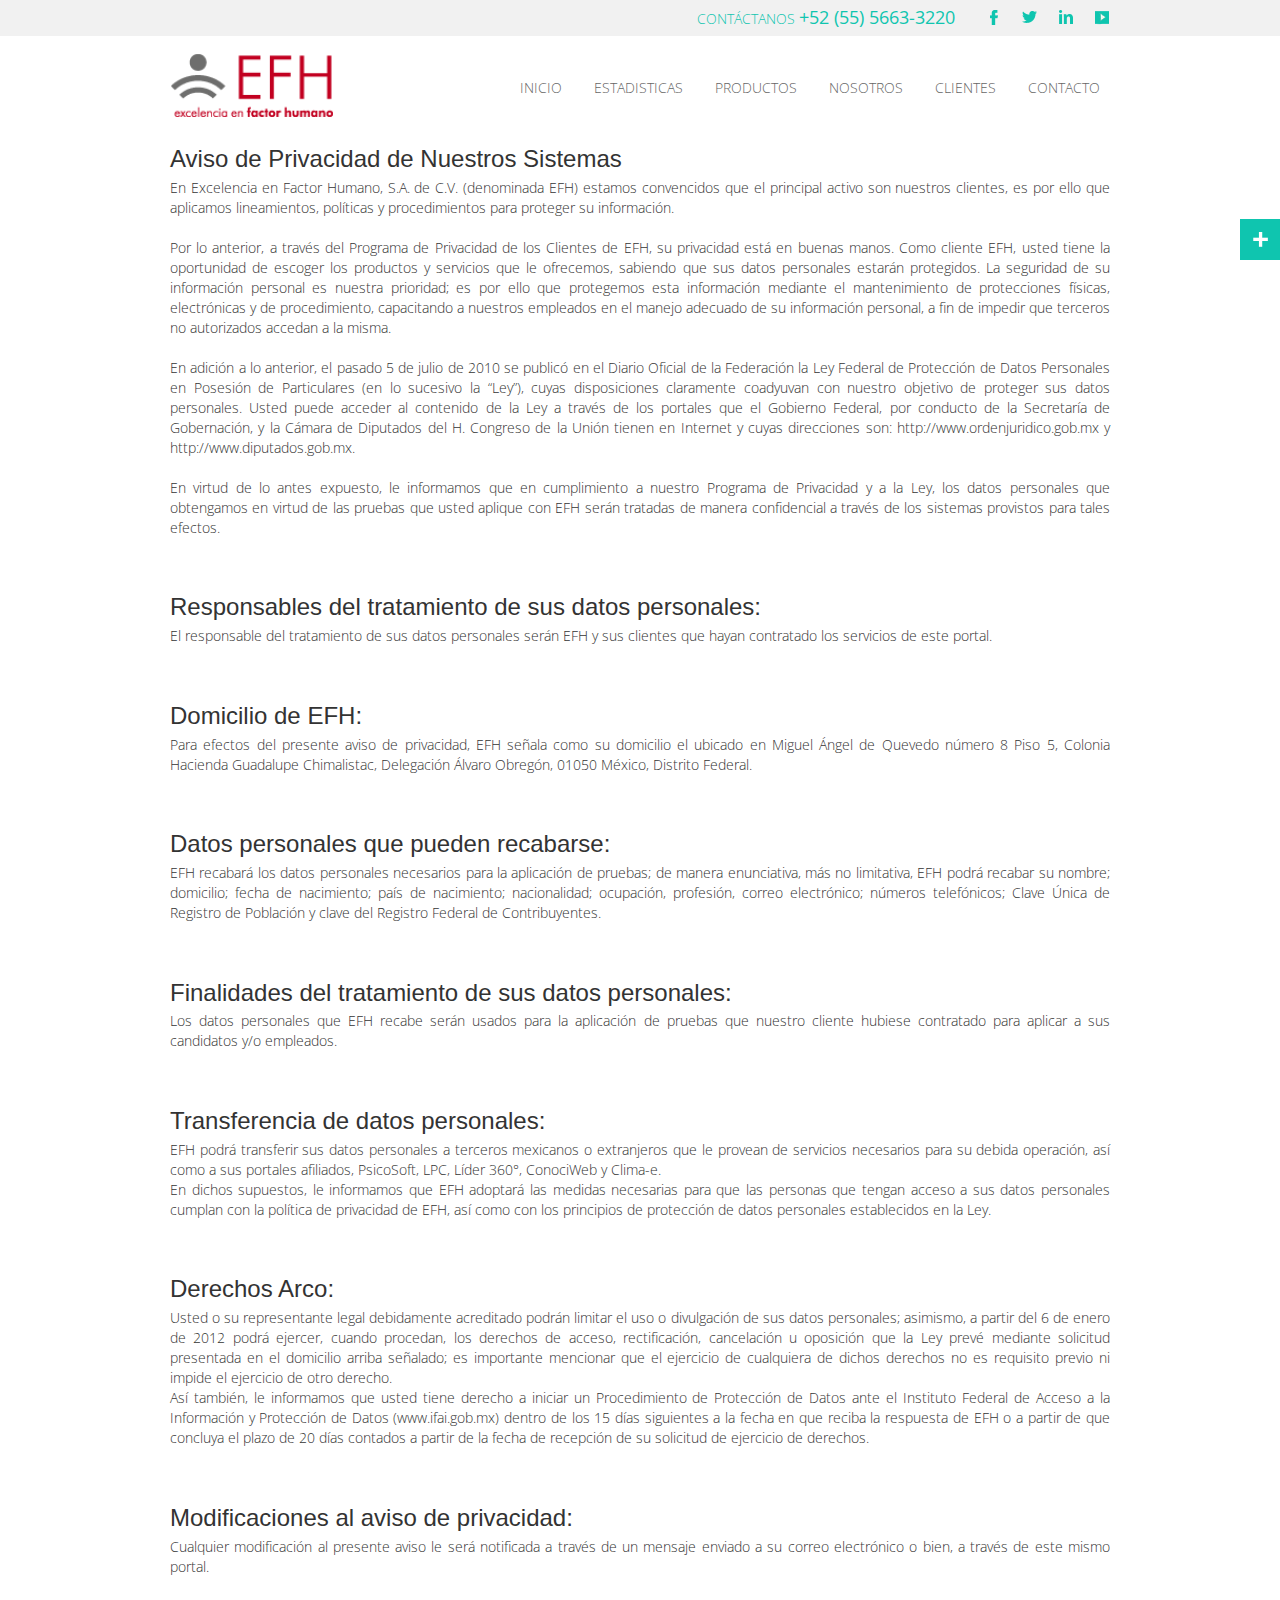
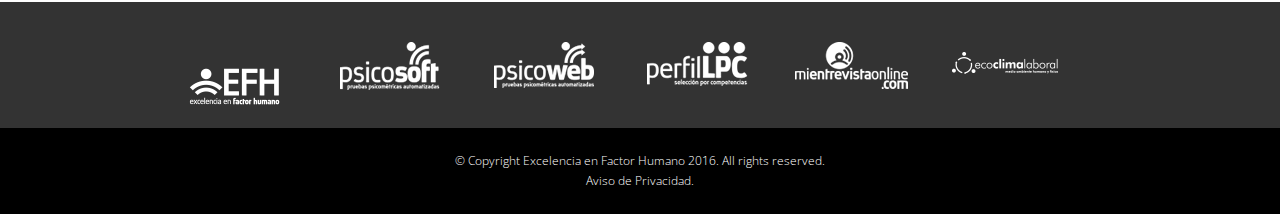
<file: aviso-privacidad.html>
﻿
<!DOCTYPE HTML>
<html lang="es-mx">
    <head>
		<meta charset="utf-8">
        <title>Excelencia en Factor Humano</title>
        <meta name="description" content="Excelenca en Factor Humano es una empresa mexicana que ofrece soluciones en tecnología para áreas de Factor Humano">
        <meta name="keywords" content="efh, factor humano, exlencia en factor humano, recursos humanos,reclutamiento humano, software de reclutamiento, pruebas psicométricas automátizadas, sistema, psicométrico, psicoweb, psicosoft">
        <link rel="icon" type="image/vnd.microsoft.icon"  href="efhfavicon.ico" />
        <meta name="viewport" content="width=device-width, initial-scale=1.0" />
        <link type="text/css" rel="stylesheet" href="css/bootstrap.css" />
        <link type="text/css" rel="stylesheet" href="css/bootstrap-theme.css" />
        <link type="text/css" rel="stylesheet" href="js/rs-plugin/css/settings.css" />
        <link href='http://fonts.googleapis.com/css?family=Open+Sans:400italic,700italic,400,600,700,800' rel='stylesheet' type='text/css'>
        <link href='http://fonts.googleapis.com/css?family=Open+Sans+Condensed:700' rel='stylesheet' type='text/css'>
        <link type="text/css" rel="stylesheet" href="css/style.css" />
        <link type="text/css" rel="stylesheet" href="css/font-awesome.css" />
        <link type="text/css" rel="stylesheet" href="css/media.css" />   
        <link href="./assets/docs.css" rel="stylesheet">
        <link href="./css/flag-icon.css" rel="stylesheet" />


        
    </head>
    <body>

        <div id="fb-root"></div>
        <div id="container" class="main">
            <div id="out">
                <div id="home_marker"></div>
                <div id="header">
                    <div class="inner">


                        <!-- start top grey bar -->
                        <div class="top">
                            <div class="container">
                                <div class="row">
								    <div class="col-md-12 col-xs-12 col-sm-12">
										<div class="contacts_block">
											<!-- edit social icons here -->
											<ul class="social_links clearfix">
												<li><a href="https://www.facebook.com/PsicoSoft-162261493800737/" class="fb styler_bg_color" target="_blank"></a></li>
												<li><a href="https://twitter.com/efhlatam" class="tw styler_bg_color" target="_blank"></a></li>
												<!--<li><a href="#" class="pi styler_bg_color"></a></li>-->
												<li><a href="https://www.linkedin.com/company/efh-psicosoft-psicoweb-lpc?trk=NUS_CMPY_TWIT" class="in styler_bg_color" target="_blank"></a></li>
												<li><a href="https://www.youtube.com/user/psicosoft" class="yt fa-youtube-square styler_bg_color" target="_blank"></a></li>
											</ul>
											<!-- edit phone number here -->
											<div class="phone styler_color">CONTÁCTANOS     <span>+52 (55) 5663-3220</span></div>
											<div class="clear"></div>
										</div>
									</div>
                                </div>
                            </div>
                            <a href="#" class="scrollup"></a>
                        </div>
                        <!-- /end top grey bar -->

                        <!-- start logo and nav area -->
                        <div class="bottom">
                            <div class="container">
                                <div class="row">
                                    <div class="col-md-2 col-xs-12 col-sm-2">
                                        <!-- your logo goes here -->
                                        <a href="#" id="logo"><img src="img/fhl/logo.png" alt="Excelencia en Factor Humano" /></a>
                                    </div>
                                    <div class="col-md-10 col-xs-12 col-sm-10">
                                        <div id="top_menu">
                                            <div class="navbar">
												<a class="btn navbar-btn navbar-toggle" data-toggle="collapse" data-target=".navbar-collapse">
													<span class="menu-btn-name">Menu</span>
													<span class="icon-bar"></span>
													<span class="icon-bar"></span>
													<span class="icon-bar"></span>
												</a>
												<div class="navbar-collapse">
													<ul class="nav nav-pills">
														<!-- navigation menus here -->
														<li><a href="/#home_anchor" class="styler_hover_bg_color styler_active_bg_color styler_hover_color styler_active_color">INICIO</a></li>
														<li><a href="/#features_anchor" class="styler_hover_bg_color styler_active_bg_color styler_hover_color styler_active_color">ESTADISTICAS</a></li>

														<li><a href="/#portfolio_anchor" class="styler_hover_bg_color styler_active_bg_color styler_hover_color styler_active_color">PRODUCTOS   </a></li>
														<li><a href="/#about_anchor" class="styler_hover_bg_color styler_active_bg_color styler_hover_color styler_active_color">NOSOTROS</a></li>
                                                        <li><a href="/#clientes_anchor" class="styler_hover_bg_color styler_active_bg_color styler_hover_color styler_active_color">CLIENTES</a></li>
														<li><a href="/#contact_anchor" class="styler_hover_bg_color styler_active_bg_color styler_hover_color styler_active_color">CONTACTO</a></li>
													</ul>
												</div>
                                            </div>
                                        </div>
                                    </div>
                                </div>
                            </div>
                        </div>
                        <!-- /end logo and nav area -->

                    </div>
                </div>





                    <div class="container aviso">
                        <h3>Aviso de Privacidad de Nuestros Sistemas</h3>
                       <p>
                       En Excelencia en Factor Humano, S.A. de C.V. (denominada EFH) estamos convencidos que el principal activo son nuestros clientes, es por ello que aplicamos lineamientos, políticas y procedimientos para proteger su información.
                           <br /><br />
                        Por lo anterior, a través del Programa de Privacidad de los Clientes de EFH, su privacidad está en buenas manos. Como cliente EFH, usted tiene la oportunidad de escoger los productos y servicios que le ofrecemos, sabiendo que sus datos personales estarán protegidos. La seguridad de su información personal es nuestra prioridad; es por ello que protegemos esta información mediante el mantenimiento de protecciones físicas, electrónicas y de procedimiento, capacitando a nuestros empleados en el manejo adecuado de su información personal, a fin de impedir que terceros no autorizados accedan a la misma.
                           <br /><br />
                        En adición a lo anterior, el pasado 5 de julio de 2010 se publicó en el Diario Oficial de la Federación la Ley Federal de Protección de Datos Personales en Posesión de Particulares (en lo sucesivo la “Ley”), cuyas disposiciones claramente coadyuvan con nuestro objetivo de proteger sus datos personales. Usted puede acceder al contenido de la Ley a través de los portales que el Gobierno Federal, por conducto de la Secretaría de Gobernación, y la Cámara de Diputados del H. Congreso de la Unión tienen en Internet y cuyas direcciones son: http://www.ordenjuridico.gob.mx y http://www.diputados.gob.mx.
                           <br /><br />
                        En virtud de lo antes expuesto, le informamos que en cumplimiento a nuestro Programa de Privacidad y a la Ley, los datos personales que obtengamos en virtud de las pruebas que usted aplique con EFH serán tratadas de manera confidencial a través de los sistemas provistos para tales efectos.
                           </p>
                        <br /><br />

                        <h3>Responsables del tratamiento de sus datos personales:</h3>
                        <p>El responsable del tratamiento de sus datos personales serán EFH y sus clientes que hayan contratado los servicios de este portal.
                       </p>
                        <br /><br />

                        <h3>Domicilio de EFH:</h3>
                        <p>
                            Para efectos del presente aviso de privacidad, EFH señala como su domicilio el ubicado en Miguel Ángel de Quevedo número 8 Piso 5, Colonia Hacienda Guadalupe Chimalistac, Delegación Álvaro Obregón, 01050 México, Distrito Federal.
                        </p>
                        <br /><br/>

                        <h3>Datos personales que pueden recabarse:</h3>
                        <p>
                            EFH recabará los datos personales necesarios para la aplicación de pruebas; de manera enunciativa, más no limitativa, EFH podrá recabar su nombre; domicilio; fecha de nacimiento; país de nacimiento; nacionalidad; ocupación, profesión, correo electrónico; números telefónicos; Clave Única de Registro de Población y clave del Registro Federal de Contribuyentes.
                        </p>
                        <br /><br />



                        <h3>Finalidades del tratamiento de sus datos personales:</h3>
                        <p>
                            Los datos personales que EFH recabe serán usados para la aplicación de pruebas que nuestro cliente hubiese contratado para aplicar a sus candidatos y/o empleados.
                        </p>
                        <br /><br />



                        <h3>Transferencia de datos personales:</h3>
                        <p>
                            EFH podrá transferir sus datos personales a terceros mexicanos o extranjeros que le provean de servicios necesarios para su debida operación, así como a sus portales afiliados, PsicoSoft, LPC, Líder 360°, ConociWeb y Clima-e.
                            <br />
                            En dichos supuestos, le informamos que EFH adoptará las medidas necesarias para que las personas que tengan acceso a sus datos personales cumplan con la política de privacidad de EFH, así como con los principios de protección de datos personales establecidos en la Ley.
                        </p>

                        <br /><br />


                        <h3>Derechos Arco:</h3>

                        <p>
                            Usted o su representante legal debidamente acreditado podrán limitar el uso o divulgación de sus datos personales; asimismo, a partir del 6 de enero de 2012 podrá ejercer, cuando procedan, los derechos de acceso, rectificación, cancelación u oposición que la Ley prevé mediante solicitud presentada en el domicilio arriba señalado; es importante mencionar que el ejercicio de cualquiera de dichos derechos no es requisito previo ni impide el ejercicio de otro derecho.
                            <br />
                            Así también, le informamos que usted tiene derecho a iniciar un Procedimiento de Protección de Datos ante el Instituto Federal de Acceso a la Información y Protección de Datos (www.ifai.gob.mx) dentro de los 15 días siguientes a la fecha en que reciba la respuesta de EFH o a partir de que concluya el plazo de 20 días contados a partir de la fecha de recepción de su solicitud de ejercicio de derechos.
                        </p>

                        <br /><br />


                        <h3>Modificaciones al aviso de privacidad:</h3>
                        <p>Cualquier modificación al presente aviso le será notificada a través de un mensaje enviado a su correo electrónico o bien, a través de este mismo portal.</p>
                    </div>

                   <br />

                </div>
                <div id="empty"></div>
            </div>
       



        <!-- start footer -->
        <div id="footer">
            <div class="top">
                <div class="container myfooter">
                    <div class="row">
                        <div class="col-xs-6 col-sm-2 col-md-3 col-lg-2 cop">
                            <<img src="img/logo_efh.png" alt="Excelencia en Factor Humano" class="centrar">
                        </div>
                        <div class="col-xs-6 col-sm-2 col-md-3 col-lg-2 cop">
                            <a href="/?producto=psicosoft"><img src="img/footer_psicosoft.png" alt="psicosoft" class="centrar"></a>
                        </div>

                        <div class="col-xs-6 col-sm-3 col-md-3 col-lg-2 cop">
                            <a href="http://www.psicoweb.com/"><img src="img/footer_psicoweb.png" alt="psicoweb" class="centrar"></a>
                        </div>

                        <div class="col-xs-6 col-sm-3 col-md-3 col-lg-2 cop">
                            <a href="http://www.lpc.mx/"><img src="img/footer_lpc.png" alt="Lider por competencias" class="centrar"></a>
                        </div>
                        <div class="clearfix visible-xs"></div> <!-- fixed -->
                        <div class="col-xs-6 col-sm-3 col-md-3 col-lg-2 cop">
                            <a href="http://www.mientrevistaonline.com/"><img src="img/footer_mientrevista.png" alt="Mi Entrevista On Line" class="centrar"></a>
                        </div>

                        <div class="col-xs-6 col-sm-3 col-md-3 col-lg-2 cop">
                            <a href="http://www.ecoclimalaboral.com/"><img src="img/footer_ecoclima.png" alt="Ecoclima Laboral" class="centrar"> </a>
                        </div>

                        <br /><br />
                    </div>
                </div>
            </div>
            <div class="bottom">
                <div class="container">
                    <div class="row">
                        <!-- enter copyright information here -->
                        <div class="copyrights">© Copyright  Excelencia en Factor Humano 2016. All rights reserved.</div>
                        <div class="copyrights aviso"><a href="aviso-privacidad.html">Aviso de Privacidad.</a></div>
                    </div>
                </div>
            </div>
        </div>
        <!--End footer-->

        <script type="text/javascript" src="js/jquery-1.8.3.min.js"></script>
        <script type="text/javascript" src="js/jquery-ui.min.js"></script>
        <script type="text/javascript" src="js/bootstrap.js"></script>
        <script type="text/javascript" src="js/style-switcher/style-switcher.js"></script>
        <script type="text/javascript" src="js/rs-plugin/js/jquery.themepunch.revolution.min.js"></script>
        <script type="text/javascript" src="js/rs-plugin/js/jquery.themepunch.plugins.min.js"></script>
        <script type="text/javascript" src="js/jquery.carouFredSel-6.2.1.js"></script>
        <script type="text/javascript" src="http://www.google.com/jsapi"></script>
        <script type="text/javascript" src="js/jquery.easy-pie-chart.js"></script>
        <script type="text/javascript" src="js/library.js"></script>
        <script type="text/javascript" src="js/function.js"></script>
        <script async src="//platform.twitter.com/widgets.js" charset="utf-8"></script>
        <script src="js/myjs.js"></script>

       
       
    </body>
</html>
</file>
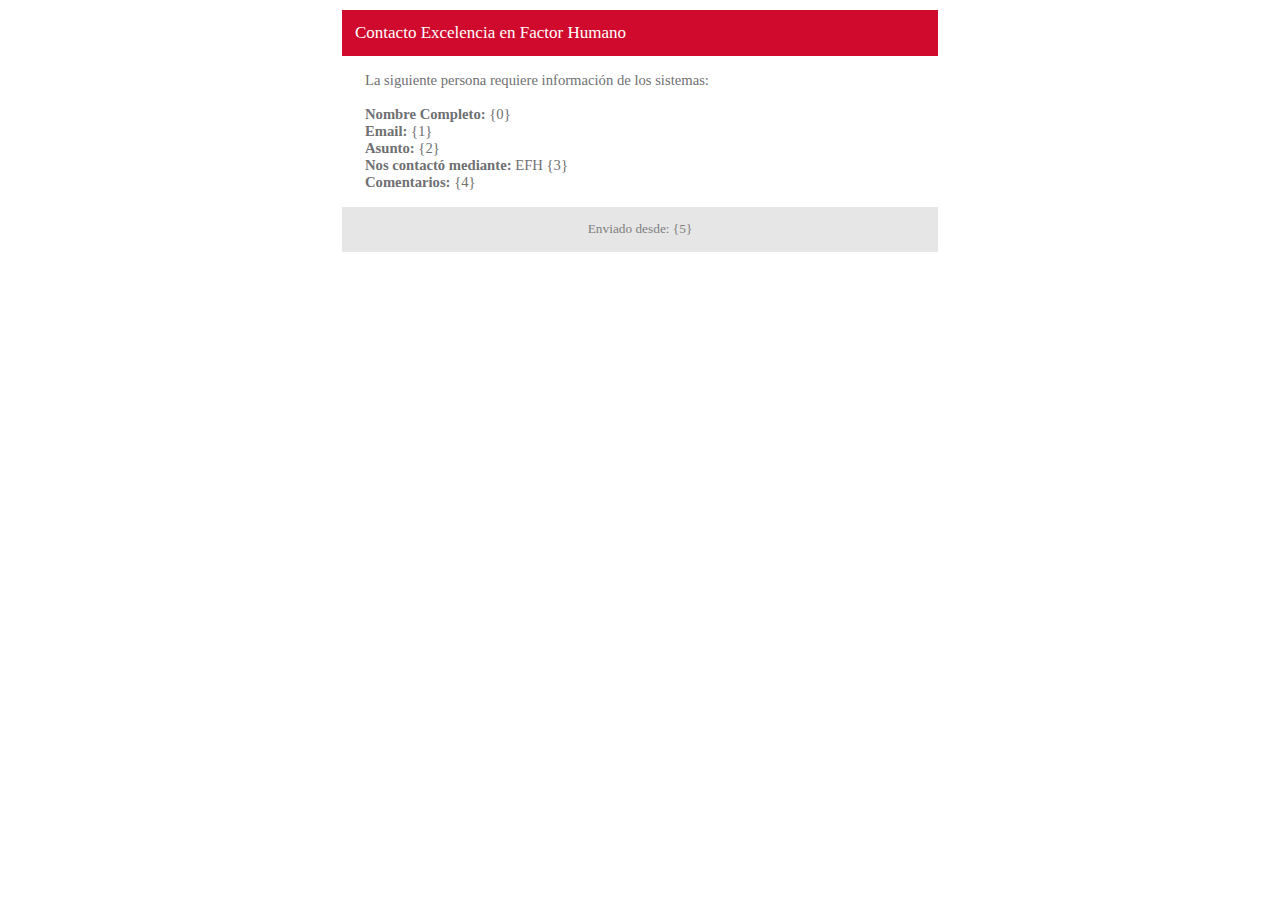
<file: EmailTemplate.html>
﻿<!DOCTYPE html>
<html>
<head>
<meta http-equiv="Content-Type" content="text/html; charset=utf-8"/>
    <title></title>
	<meta charset="utf-8" />
</head>
<body>

    <table style="width:600px; margin:0 auto 0 auto; border:0px solid #666666;font-family:Tahoma; font-size:17px;">
        <tr>
            <td style="padding:13px;  text-align:left; background-color:#CF0A2C; color:white;">

                Contacto Excelencia en Factor Humano

            </td>
        </tr>


        <tr>
            <td style="padding:14px;">
                <p style="font-family:Tahoma; font-size:11pt; width:550px;margin:0 auto 0 auto; color:#6f7072;">
                    La siguiente persona requiere información de los sistemas:<br /><br />
                    <strong>Nombre Completo:</strong> {0}<br />
                    <strong>Email:</strong> {1}<br />
                    <strong>Asunto:</strong> {2}<br />
                    <strong>Nos contactó mediante:</strong> EFH {3}<br />
                    <strong>Comentarios:</strong> {4}<br />
            </td>
        </tr>
        <tr style="height:30px; background-color:#e6e6e6;font-family:Tahoma; font-size:10pt; text-align:center;">
            <td>
                <p>
                    <a href="http://www.efh.com.mx" style="text-decoration:none;
                    color:gray">Enviado desde: {5}</a>
                </p>
            </td>
        </tr>
    </table>


</body>
</html>
</file>
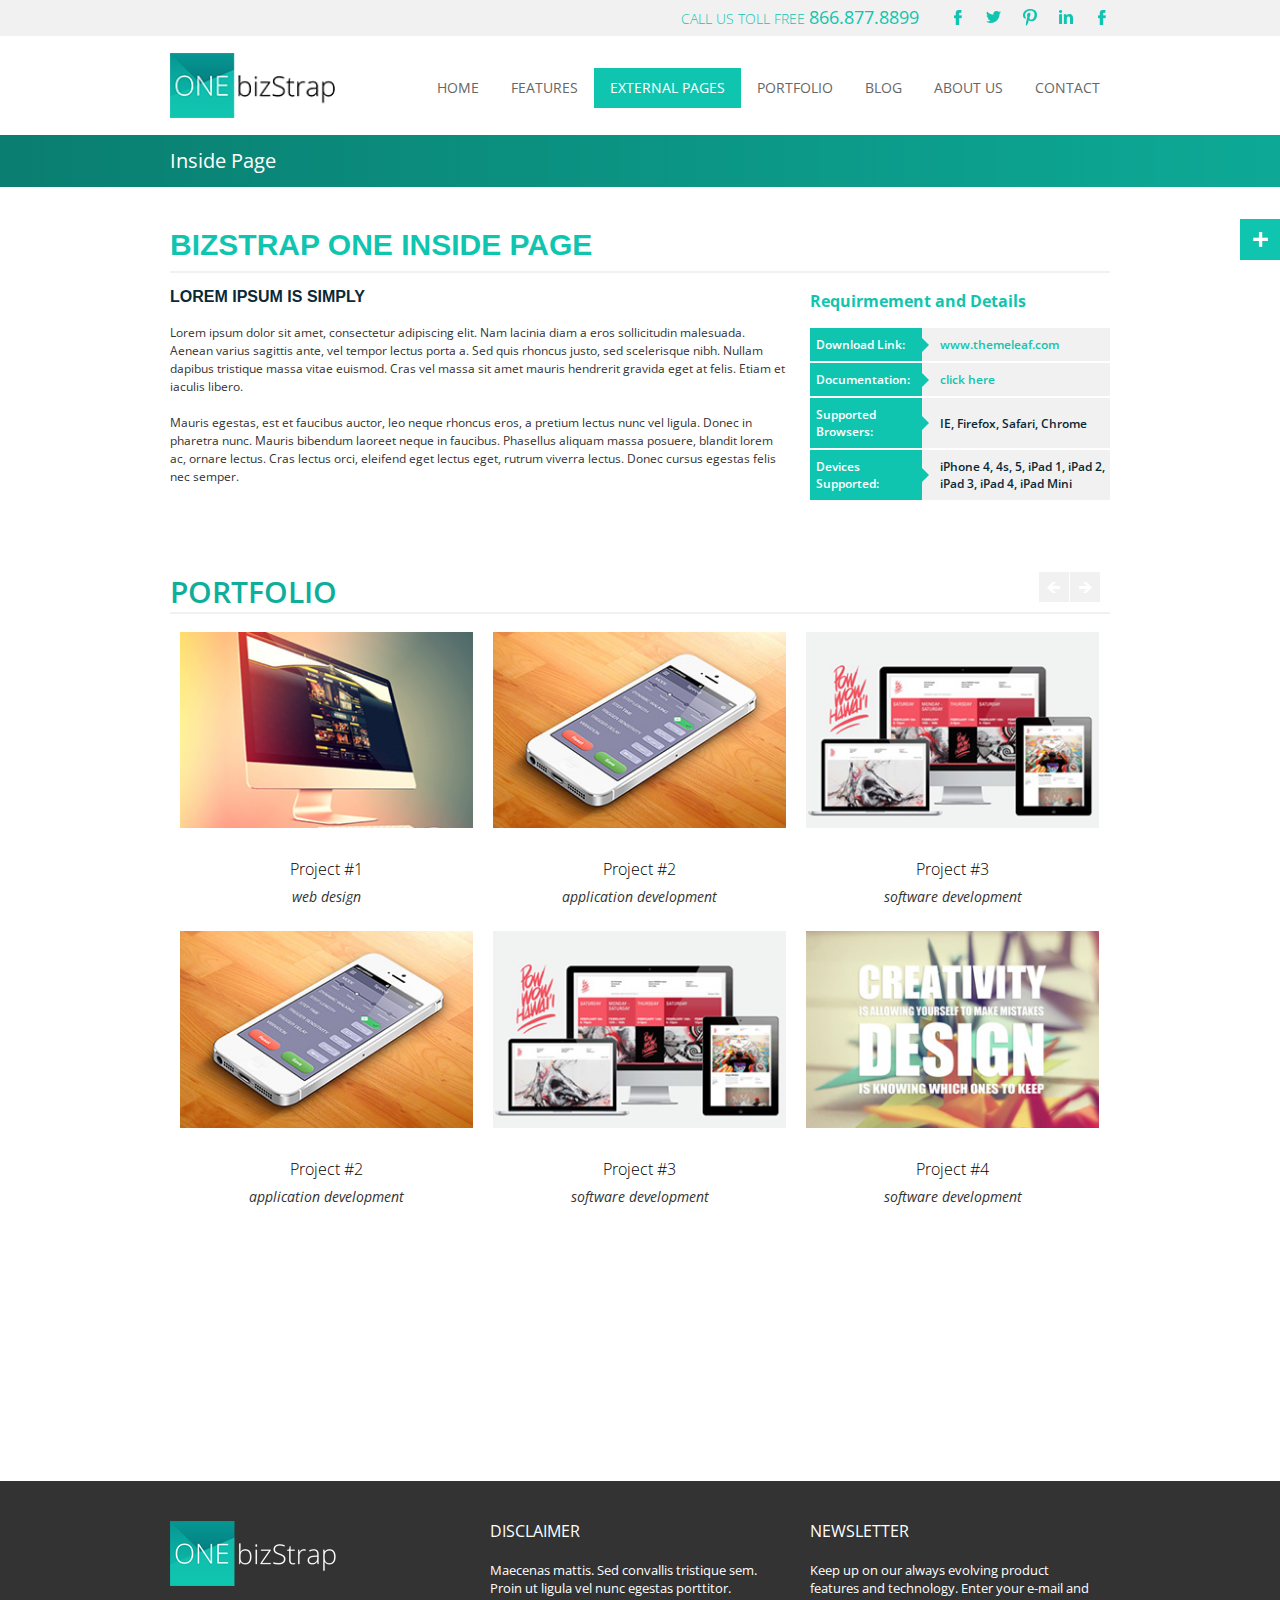
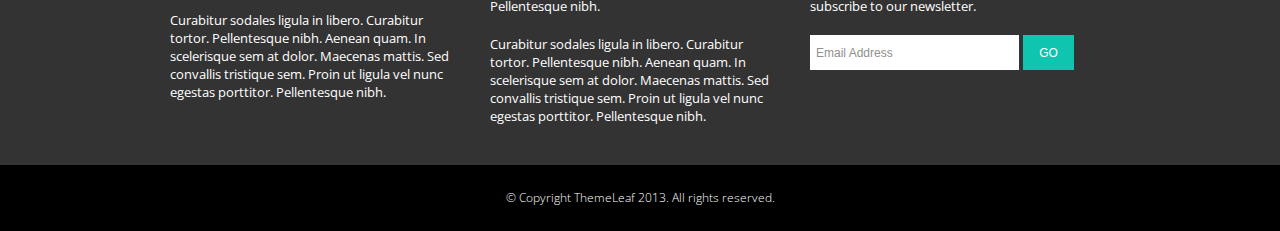
<file: inside.html>
<!DOCTYPE HTML>
<html>
    <head>
        <meta charset="utf-8">
        <title>Inside Page - bizStrap ONE - Business and Infographics Themes for Twitter Bootstrap</title>
        <meta name="viewport" content="width=device-width, initial-scale=1.0">
        <link type="text/css" rel="stylesheet" href="css/bootstrap.css" />
        <link type="text/css" rel="stylesheet" href="css/bootstrap-theme.css" />
        <link type="text/css" rel="stylesheet" href="js/rs-plugin/css/settings.css" />
        <link href='http://fonts.googleapis.com/css?family=Open+Sans:400italic,700italic,400,600,700,800' rel='stylesheet' type='text/css'>
        <link href='http://fonts.googleapis.com/css?family=Open+Sans+Condensed:700' rel='stylesheet' type='text/css'>
        <link type="text/css" rel="stylesheet" href="css/style.css" />
        <link type="text/css" rel="stylesheet" href="css/font-awesome.css" />
        <link type="text/css" rel="stylesheet" href="css/media.css" />
        <link type="text/css" rel="stylesheet" href="css/jquery.fancybox-1.3.4.css" />
    </head>

    <body>
        <div id="container" class="main">
            <div id="out">
                <div id="home_marker"></div>
                <div id="header">
                    <div class="inner">
                        
                        
                        <!-- start top grey bar -->
                        <div class="top">
                            <div class="container">
                                <div class="row"> 
								    <div class="col-md-12 col-xs-12 col-sm-12">                               
										<div class="contacts_block">
											<!-- edit social icons here -->
											<ul class="social_links clearfix">
												<li><a href="#" class="fb styler_bg_color"></a></li>
												<li><a href="#" class="tw styler_bg_color"></a></li>
												<li><a href="#" class="pi styler_bg_color"></a></li>
												<li><a href="#" class="in styler_bg_color"></a></li>
												<li><a href="#" class="share styler_bg_color"></a></li>
											</ul>
											<!-- edit phone number here -->
											<div class="phone styler_color">CALL US TOLL FREE <span>866.877.8899</span></div>
											<div class="clear"></div>
										</div>
									</div>
                                </div>
                            </div>
                            <a href="#" class="scrollup"></a>
                        </div>
                        <!-- /end top grey bar -->
                        
                        <!-- start logo and nav area -->
                        <div class="bottom">
                            <div class="container">
                                <div class="row">
                                    <div class="col-md-2 col-xs-12 col-sm-2">
                                        <!-- your logo goes here -->
                                        <a href="#" id="logo"><img src="img/logo.png" alt="" /></a>
                                    </div>
                                    <div class="col-md-10 col-xs-12 col-sm-10">
                                        <div id="top_menu">
                                            <div class="navbar">                                              
												<a class="btn navbar-btn navbar-toggle" data-toggle="collapse" data-target=".navbar-collapse">
													<span class="menu-btn-name">Menu</span>
													<span class="icon-bar"></span>
													<span class="icon-bar"></span>
													<span class="icon-bar"></span>
												</a>                                                                              
												<div class="navbar-collapse">
													<ul class="nav nav-pills">
														<!-- navigation menus here -->
														<li><a href="#home_anchor" class="styler_hover_bg_color styler_active_bg_color styler_hover_color styler_active_color">Home</a></li>
														<li><a href="#features_anchor" class="styler_hover_bg_color styler_active_bg_color styler_hover_color styler_active_color">FEATURES</a></li>
														<li class="dropdown styler_parent_active active">
															<a href="#" class="dropdown-toggle styler_hover_bg_color styler_active_bg_color styler_hover_color styler_active_color" data-toggle="dropdown">External pages</a>
															<ul class="dropdown-menu">
																<li><a href="library.html" class="styler_hover_bg_color styler_active_bg_color styler_hover_color styler_active_color">Info Graphics Library</a></li>
																<li class="styler_parent_active active"><a href="inside.html" class="styler_hover_bg_color styler_active_bg_color styler_hover_color styler_active_color">Inside Page</a></li>
															</ul>
														</li>
														<li><a href="#portfolio_anchor" class="styler_hover_bg_color styler_active_bg_color styler_hover_color styler_active_color">PORTFOLIO</a></li>
														<li><a href="#blog_anchor" class="styler_hover_bg_color styler_active_bg_color styler_hover_color styler_active_color">BLOG</a></li>
														<li><a href="#about_anchor" class="styler_hover_bg_color styler_active_bg_color styler_hover_color styler_active_color">ABOUT US</a></li>
														<li><a href="#contact_anchor" class="styler_hover_bg_color styler_active_bg_color styler_hover_color styler_active_color">CONTACT</a></li>
													</ul>
												</div>
                                            </div>
                                        </div>
                                    </div>
                                </div>
                            </div>
                        </div>
                        <!-- /end logo and nav area -->
                        
                    </div>
                </div>

                <div id="wrapper">
                    <div class="container">

                        <ul class="breadcrumbs styler_bg_color">
                            <li><span>Inside Page</span></li>
                        </ul>

                        <div class="row article_block">
                            <div class="col-md-12 col-xs-12 col-sm-12">
								<h1 class="styler_color">bizStrap ONE Inside Page</h1>
							</div>
                            <div class="col-md-8 col-xs-12 col-sm-6">
                                <div class="article">                                
                                    <h2>Lorem ipsum is simply</h2>
                                    <p>Lorem ipsum dolor sit amet, consectetur adipiscing elit. Nam lacinia diam a eros sollicitudin malesuada. Aenean varius sagittis ante, vel tempor lectus porta a. Sed quis rhoncus justo, sed scelerisque nibh. Nullam dapibus tristique massa vitae euismod. Cras vel massa sit amet mauris hendrerit gravida eget at felis. Etiam et iaculis libero.</p>
                                    <p>Mauris egestas, est et faucibus auctor, leo neque rhoncus eros, a pretium lectus nunc vel ligula. Donec in pharetra nunc. Mauris bibendum laoreet neque in faucibus. Phasellus aliquam massa posuere, blandit lorem ac, ornare lectus. Cras lectus orci, eleifend eget lectus eget, rutrum viverra lectus. Donec cursus egestas felis nec semper.</p>
                                </div>
                            </div>
                            <div class="col-md-4 col-xs-12 col-sm-6">
                                <div class="details">
                                    <div class="name styler_color">Requirmement and Details</div>
                                    <ul class="links">
                                        <li>
                                            <div class="name styler_bg_color"><i class="styler_border_color"></i>Download Link:</div>
                                            <div class="desc"><a href="#" class="styler_color">www.themeleaf.com</a></div>
                                        </li>
                                        <li>
                                            <div class="name styler_bg_color"><i class="styler_border_color"></i>Documentation: </div>
                                            <div class="desc"><a href="#" class="styler_color">click here</a></div>
                                        </li>
                                        <li>
                                            <div class="name styler_bg_color"><i class="styler_border_color"></i>Supported Browsers: </div>
                                            <div class="desc"><span>IE, Firefox, Safari, Chrome</span></div>
                                        </li>
                                        <li>
                                            <div class="name styler_bg_color"><i class="styler_border_color"></i>Devices Supported: </div>
                                            <div class="desc">iPhone 4, 4s, 5, iPad 1, iPad 2, iPad 3, iPad 4, iPad Mini</div>
                                        </li>
                                    </ul>
                                    <!--						<div class="note">
                                                                                            <div class="name">Devices Supported: </div>
                                                                                            <div class="desc">iPhone 4, 4s, 5, iPad 1, iPad 2, iPad 3, iPad 4, iPad Mini</div>
                                                                                    </div>-->
                                </div>
								
                            </div>
                            <div class="clear"></div>
                        </div>

                        <div id="portfolio_marker"></div>
                        <div class="mod row">
							<div class="col-md-12 col-xs-12 col-sm-12">
								<div class="caption">PORTFOLIO</div>
								<div class="carousel portfolio">
									<ul>
										<li>
											<a href="http://www.youtube.com/watch?v=ucTIGBH3Ehw" class="photo fancy-video styler_parent">
												<span class="img"><i class="styler_bg_color"></i><img src="img/img2.jpg" alt="" /></span>
												<span class="text styler_hover_border_color">
													<i class="styler_border_color"></i>
													<span class="name">Project #1</span>
													<span class="desc">web design</span>
												</span>
											</a>
											<a href="img/img.jpg" class="photo fancy styler_parent">
												<span class="img"><i class="styler_bg_color"></i><img src="img/img.jpg" alt="" /></span>
												<span class="text styler_hover_border_color">
													<i class="styler_border_color"></i>
													<span class="name">Project #2</span>
													<span class="desc">application development</span>
												</span>
											</a>
										</li>
										<li>
											<a href="img/img.jpg" class="photo fancy styler_parent">
												<span class="img"><i class="styler_bg_color"></i><img src="img/img.jpg" alt="" /></span>
												<span class="text styler_hover_border_color">
													<i class="styler_border_color"></i>
													<span class="name">Project #2</span>
													<span class="desc">application development</span>
												</span>
											</a>
											<a href="img/img3.jpg" class="photo fancy styler_parent">
												<span class="img"><i class="styler_bg_color"></i><img src="img/img3.jpg" alt="" /></span>
												<span class="text styler_hover_border_color">
													<i class="styler_border_color"></i>
													<span class="name">Project #3</span>
													<span class="desc">software development</span>
												</span>
											</a>
										</li>
										<li>
											<a href="img/img3.jpg" class="photo fancy styler_parent">
												<span class="img"><i class="styler_bg_color"></i><img src="img/img3.jpg" alt="" /></span>
												<span class="text styler_hover_border_color">
													<i class="styler_border_color"></i>
													<span class="name">Project #3</span>
													<span class="desc">software development</span>
												</span>
											</a>
											<a href="img/img4.jpg" class="photo fancy styler_parent">
												<span class="img"><i class="styler_bg_color"></i><img src="img/img4.jpg" alt="" /></span>
												<span class="text styler_hover_border_color">
													<i class="styler_border_color"></i>
													<span class="name">Project #4</span>
													<span class="desc">software development</span>
												</span>
											</a>
										</li>
										<li>
											<a href="img/img4.jpg" class="photo fancy styler_parent">
												<span class="img"><i class="styler_bg_color"></i><img src="img/img4.jpg" alt="" /></span>
												<span class="text styler_hover_border_color">
													<i class="styler_border_color"></i>
													<span class="name">Project #4</span>
													<span class="desc">software development</span>
												</span>
											</a>
											<a href="img/img.jpg" class="photo fancy styler_parent">
												<span class="img"><i class="styler_bg_color"></i><img src="img/img.jpg" alt="" /></span>
												<span class="text styler_hover_border_color">
													<i class="styler_border_color"></i>
													<span class="name">Project #2</span>
													<span class="desc">application development</span>
												</span>
											</a>
										</li>
									</ul>
									<a href="#" class="left_arr styler_hover_bg_color"></a>
									<a href="#" class="right_arr styler_hover_bg_color"></a>
								</div>
							</div>
                        </div>


                    </div>
                    <div id="map"></div>
                </div>
                <div id="empty"></div>
            </div>
        </div>

        <div id="footer">
            <div class="top">
                <div class="container">
                    <div class="row">
                        <div class="col-md-4 col-xs-12 col-sm-12">
                            <a href="#" class="logo"><img src="img/logo_white.png" alt="" /></a>
                            <div class="text">
                                <p>Curabitur sodales ligula in libero. Curabitur tortor. Pellentesque nibh. Aenean quam. In scelerisque sem at dolor. Maecenas mattis. Sed convallis tristique sem. Proin ut ligula vel nunc egestas porttitor. Pellentesque nibh. </p>
                            </div>
                        </div>
                        <div class="col-md-4 col-xs-12 col-sm-12">
                            <div class="text">
                                <div class="header">DISCLAIMER</div>
                                <p>Maecenas mattis. Sed convallis tristique sem. Proin ut ligula vel nunc egestas porttitor. Pellentesque nibh.</p>
                                <p>Curabitur sodales ligula in libero. Curabitur tortor. Pellentesque nibh. Aenean quam. In scelerisque sem at dolor. Maecenas mattis. Sed convallis tristique sem. Proin ut ligula vel nunc egestas porttitor. Pellentesque nibh. </p>
                            </div>
                        </div>
                        <div class="col-md-4 col-xs-12 col-sm-12">
                            <div class="text">
                                <div class="header">NEWSLETTER</div>
                                <p>Keep up on our always evolving product features and technology. Enter your e-mail and subscribe to our newsletter.</p>
                            </div>
                            <div class="subscribe">
                                <form action="/" method="post">
                                    <input type="text" placeholder="Email Address" />
                                    <input type="submit" value="GO" class="styler_bg_color" />
                                </form>
                            </div>
                        </div>
                    </div>
                </div>
            </div>
            <div class="bottom">
                <div class="container">
                    <div class="row">
                        <div class="copyrights">© Copyright ThemeLeaf 2013. All rights reserved.</div>
                    </div>
                </div>
            </div>
        </div>


        <script type="text/javascript" src="js/jquery-1.8.3.min.js"></script>
        <script type="text/javascript" src="js/jquery-ui.min.js"></script>
        <script type="text/javascript" src="js/bootstrap.js"></script>
        <script type="text/javascript" src="js/style-switcher/style-switcher.js"></script>
        <script type="text/javascript" src="js/rs-plugin/js/jquery.themepunch.revolution.js"></script>
        <script type="text/javascript" src="js/rs-plugin/js/jquery.themepunch.plugins.min.js"></script>
        <script type="text/javascript" src="js/jquery.carouFredSel-6.2.1.js"></script>
        <script type="text/javascript" src="http://www.google.com/jsapi"></script>
        <script type="text/javascript" src="js/jquery.easy-pie-chart.js"></script>
        <script type="text/javascript" src="js/library.js"></script>
        <script type="text/javascript" src="js/function.js"></script>
        <script type="text/javascript" src="js/jquery.fancybox-1.3.4.pack.js"></script>
        <script type="text/javascript" src="js/jquery.easing-1.3.pack.js"></script>
        <script type="text/javascript" src="js/jquery.mousewheel-3.0.4.pack.js"></script>        
    </body>
</html>
</file>
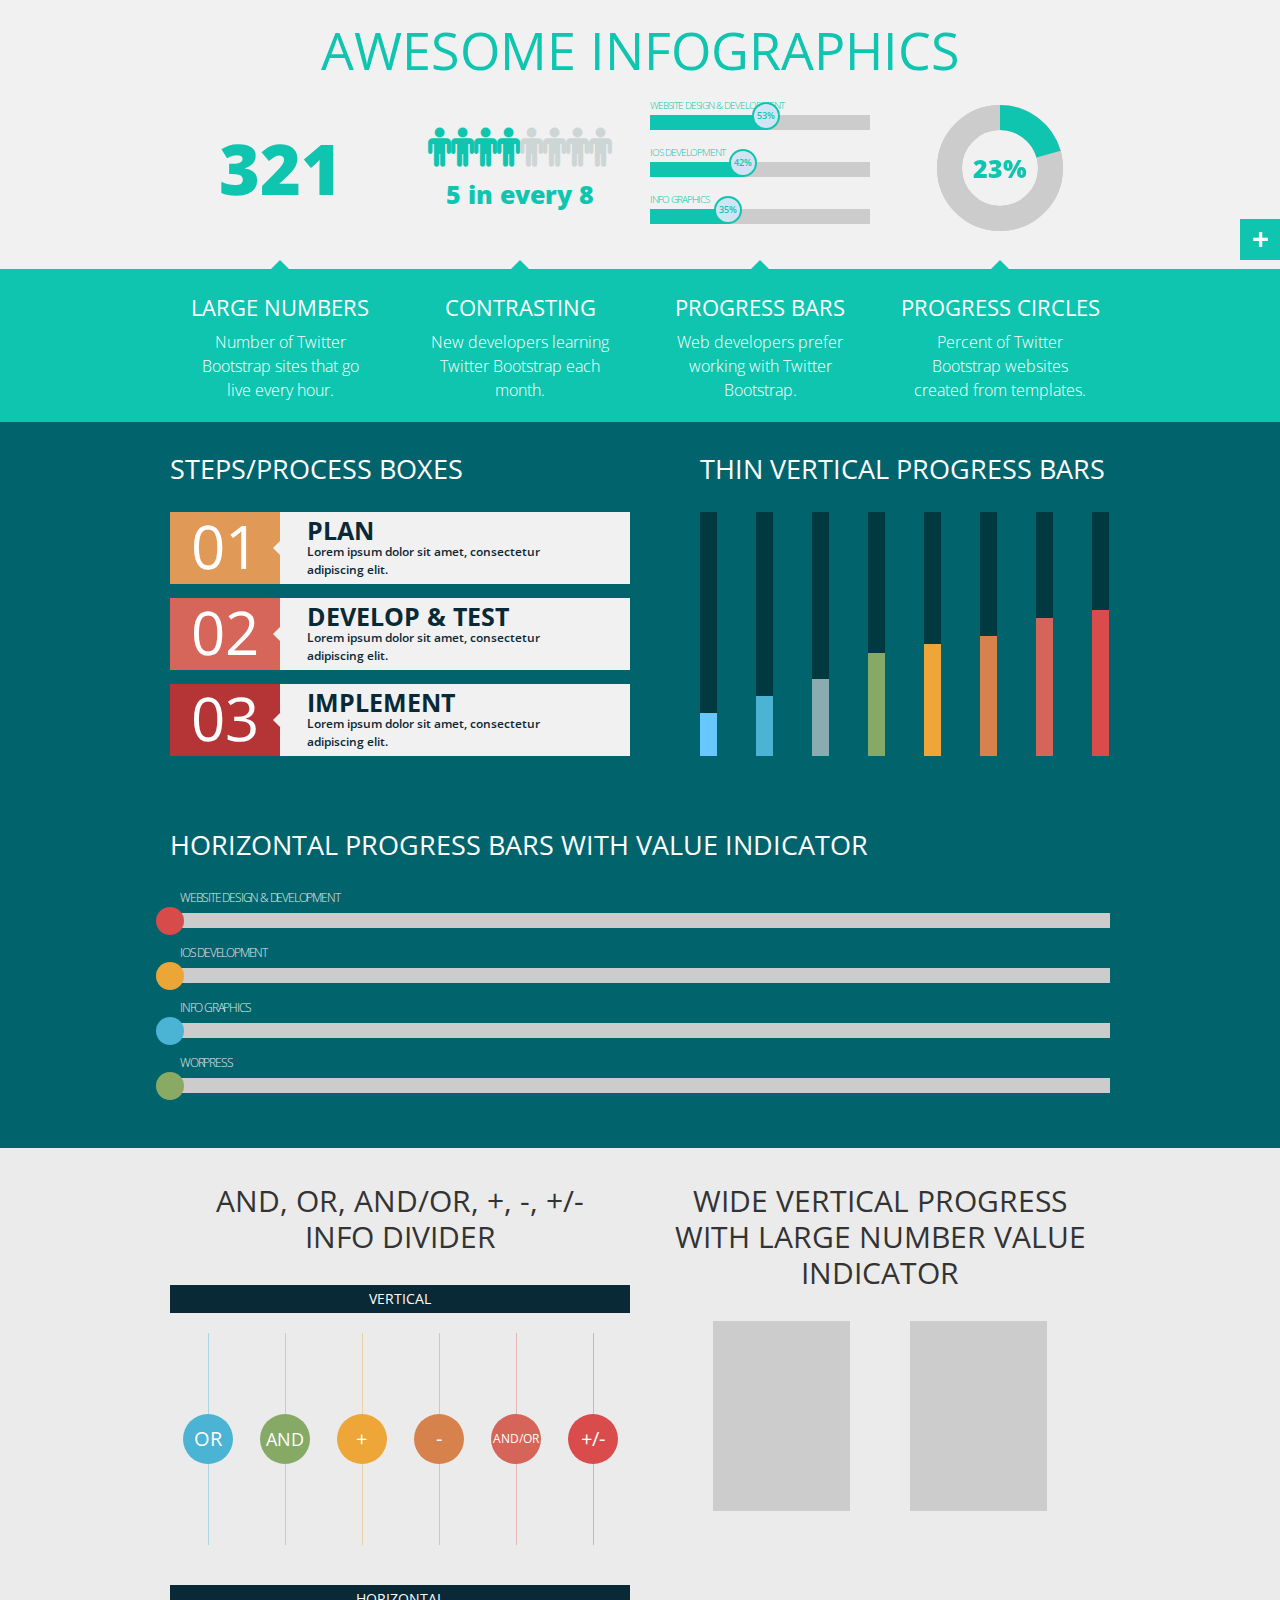
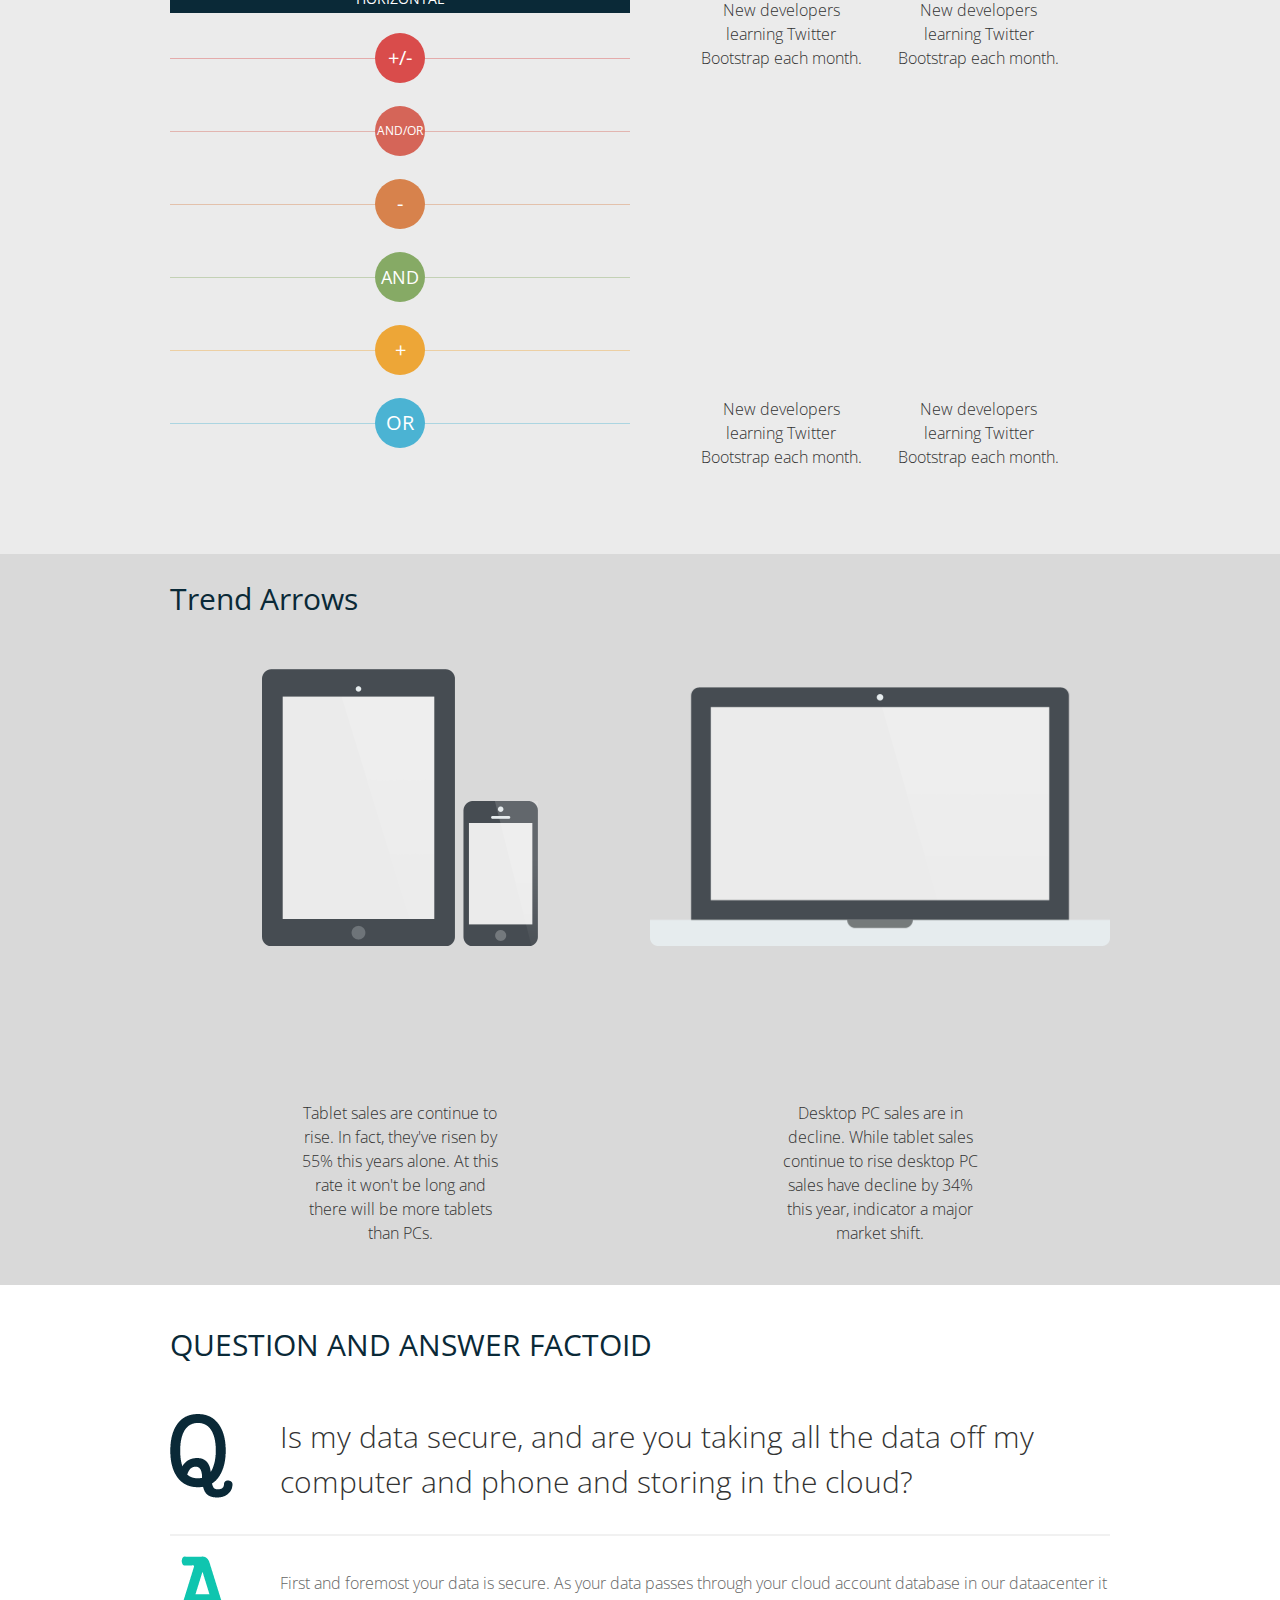
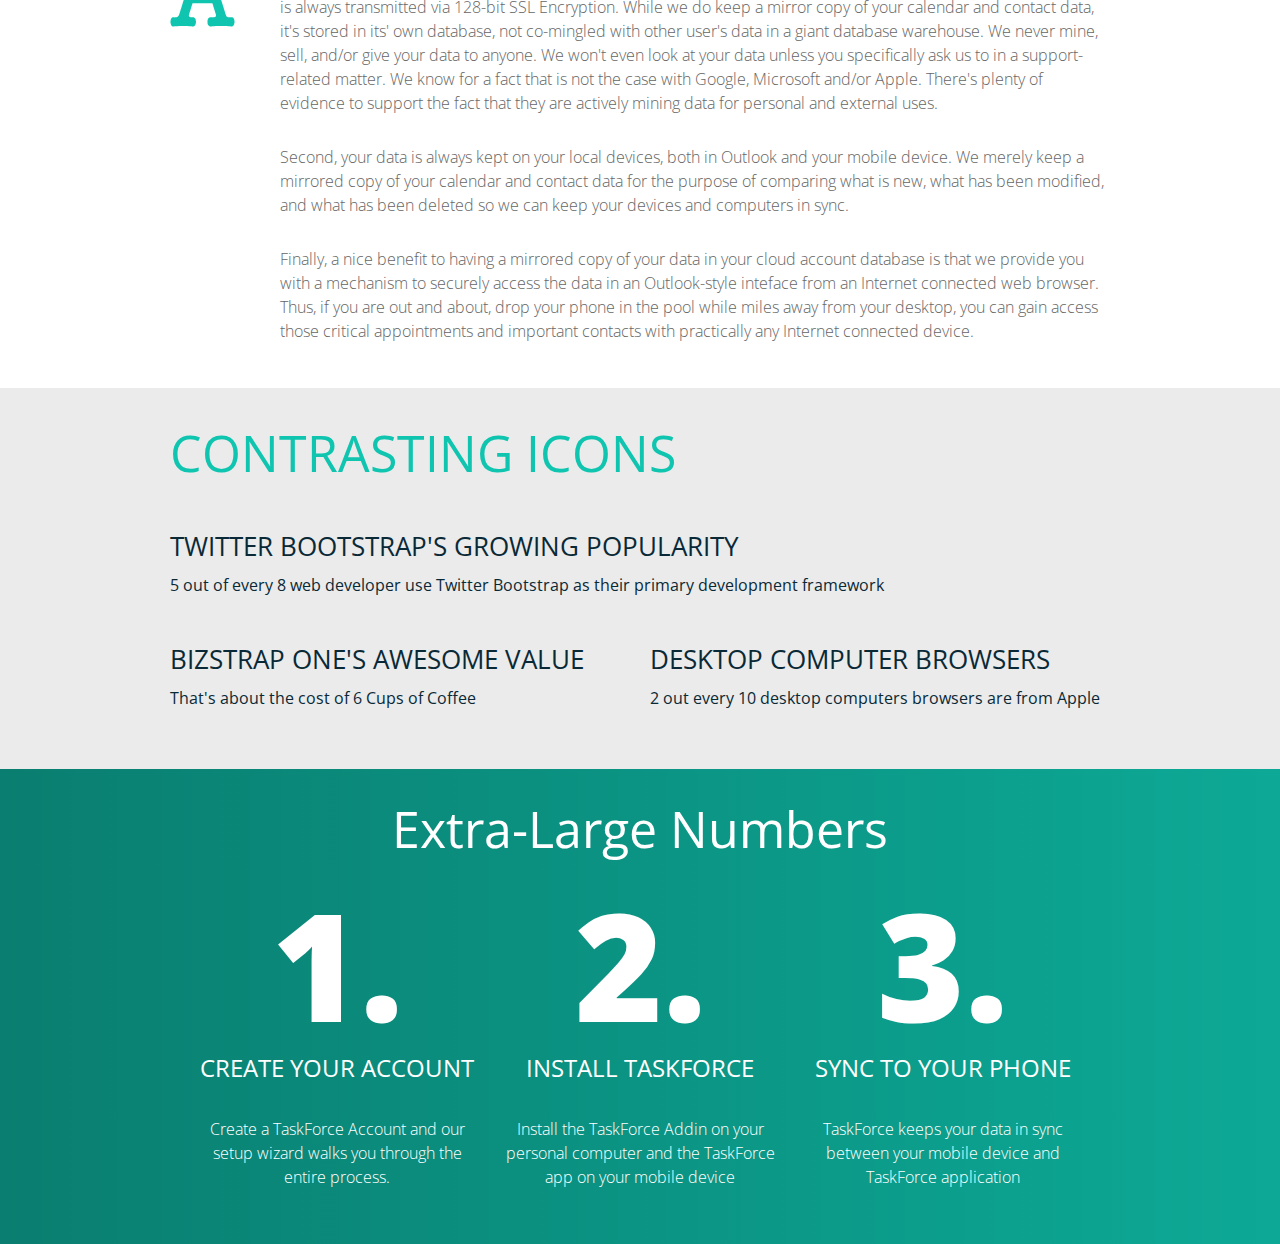
<file: library.html>
<!DOCTYPE HTML>
<html>
<head>
<meta charset="utf-8">
<title>Infographics Library - bizStrap ONE - Business and Infographics Themes for Twitter Bootstrap</title>
<meta name="viewport" content="width=device-width, initial-scale=1.0">
<link type="text/css" rel="stylesheet" href="css/bootstrap.css" />
<link type="text/css" rel="stylesheet" href="css/bootstrap-theme.css" />
<link type="text/css" rel="stylesheet" href="js/rs-plugin/css/settings.css" />
<link href='http://fonts.googleapis.com/css?family=Open+Sans:300,400italic,700italic,400,600,700,800' rel='stylesheet' type='text/css'>
<link href='http://fonts.googleapis.com/css?family=Open+Sans+Condensed:700' rel='stylesheet' type='text/css'>
<link type="text/css" rel="stylesheet" href="css/style.css" />
<link type="text/css" rel="stylesheet" href="css/font-awesome.css" />
<link type="text/css" rel="stylesheet" href="css/media.css" />
</head>

<body>

<div id="container">
<div id="out">
    <div id="wrapper">
		
		<div class="container">
			<div class="infograph">
				<sup class="styler_bg_color"></sup>
				<div class="header styler_color">AWESOME INFOGRAPHICS</div>
				<div class="row">
					<div class="col-md-3 col-xs-3 col-sm-3">
						<div class="graph">
							<div class="graph_inner">
								<div class="large_num styler_color">321</div>
							</div>
						</div>
						<div class="desc styler_bg_color">
							<i class="styler_border_color"></i>
							<div class="name">LARGE NUMBERS</div>
							<div class="text">Number of Twitter Bootstrap sites that go live every hour.</div>
						</div>
					</div>
					<div class="col-md-3 col-xs-3 col-sm-3">
						<div class="graph">
							<div class="graph_inner">
								<div class="progress_bars_with_image styler_infograph" data-number="8" data-value="5" data-icon="icon-male" data-height="40" data-color="#0eae9b"></div>
                                <div class="progress_bars_with_image_title styler_color">5 in every 8</div>
							</div>
						</div>
						<div class="desc styler_bg_color">
							<i class="styler_border_color"></i>
							<div class="name">CONTRASTING</div>
							<div class="text">New developers learning Twitter Bootstrap each month.</div>
						</div>
					</div>
					<div class="col-md-3 col-xs-3 col-sm-3">
						<div class="graph">
							<div class="graph_inner">
								<div class="progress_bars_caption styler_color">WEBSITE DESIGN & DEVELOPMENT</div>
								<div class="progress_bars horizontal style1 styler_infograph" data-width="220" data-height="15" data-color="#0eae9b" data-title="inner" data-value="75%"></div>
								<div class="progress_bars_caption styler_color">iOS DEVELOPMENT</div>
								<div class="progress_bars horizontal style1 styler_infograph" data-width="220" data-height="15" data-color="#0eae9b" data-title="inner" data-value="60%"></div>
								<div class="progress_bars_caption styler_color">INFO GRAPHICS</div>
								<div class="progress_bars horizontal style1 styler_infograph" data-width="220" data-height="15" data-color="#0eae9b" data-title="inner" data-value="50%"></div>
							</div>
						</div>
						<div class="desc styler_bg_color">
							<i class="styler_border_color"></i>
							<div class="name">PROGRESS BARS</div>
							<div class="text">Web developers prefer working with Twitter Bootstrap.</div>
						</div>
					</div>
					<div class="col-md-3 col-xs-3 col-sm-3">
						<div class="graph">
							<div class="graph_inner">
								<div class="easy-pie-chart styler_infograph" data-percent="70" data-trackColor="#6ed1ff" data-color="#0eae9b" data-lineWidth="25" data-size="126" data-cap="butt"></div>
							</div>
						</div>
						<div class="desc styler_bg_color">
							<i class="styler_border_color"></i>
							<div class="name">PROGRESS CIRCLES</div>
							<div class="text">Percent of Twitter Bootstrap websites created from templates.</div>
						</div>
					</div>
				</div>
			</div>
			<div class="infograph2">
				<div class="row">
					<div class="col-md-6 col-xs-12 col-sm-6">
						<div class="caption">STEPS/PROCESS BOXES</div>
						<ul class="styled_list" data-color="#e19957, #d66659, #b53536" data-type="process_box">
							<li>
								<div class="name">PLAN</div>
								<div class="desc">Lorem ipsum dolor sit amet, consectetur adipiscing elit.</div>
							</li>
							<li>
								<div class="name">DEVELOP & TEST</div>
								<div class="desc">Lorem ipsum dolor sit amet, consectetur adipiscing elit.</div>
							</li>
							<li>
								<div class="name">IMPLEMENT</div>
								<div class="desc">Lorem ipsum dolor sit amet, consectetur adipiscing elit.</div>
							</li>
						</ul>
					</div>
					<div class="col-md-6 col-xs-12 col-sm-6">
						<div class="caption">THIN VERTICAL PROGRESS BARS</div>
						<div class="progress_bars vertical style2" data-width="17" data-height="244" data-color="#68c7fe" data-bg="#00393f" data-title="false" data-value="25%"></div>
						<div class="progress_bars vertical style2" data-width="17" data-height="244" data-color="#4bb3d3" data-bg="#00393f" data-title="false" data-value="35%"></div>
						<div class="progress_bars vertical style2" data-width="17" data-height="244" data-color="#8aabaf" data-bg="#00393f" data-title="false" data-value="45%"></div>
						<div class="progress_bars vertical style2" data-width="17" data-height="244" data-color="#86aa65" data-bg="#00393f" data-title="false" data-value="60%"></div>
						<div class="progress_bars vertical style2" data-width="17" data-height="244" data-color="#eda637" data-bg="#00393f" data-title="false" data-value="65%"></div>
						<div class="progress_bars vertical style2" data-width="17" data-height="244" data-color="#d7824c" data-bg="#00393f" data-title="false" data-value="70%"></div>
						<div class="progress_bars vertical style2" data-width="17" data-height="244" data-color="#d56558" data-bg="#00393f" data-title="false" data-value="80%"></div>
						<div class="progress_bars vertical style2" data-width="17" data-height="244" data-color="#d94c4b" data-bg="#00393f" data-title="false" data-value="85%"></div>
					</div>
				</div>
				<div class="row">
					<div class="col-md-12 col-xs-12 col-sm-12">
						<div class="caption">HORIZONTAL PROGRESS BARS WITH VALUE INDICATOR</div>
						<div class="progress_bars_caption">WEBSITE DESIGN & DEVELOPMENT</div>
						<div class="progress_bars horizontal style2" data-height="15" data-color="#d74b4b" data-title="inner" data-value="75%"></div>
						<div class="progress_bars_caption">iOS DEVELOPMENT</div>
						<div class="progress_bars horizontal style2" data-height="15" data-color="#eca537" data-title="inner" data-value="60%"></div>
						<div class="progress_bars_caption">INFO GRAPHICS</div>
						<div class="progress_bars horizontal style2" data-height="15" data-color="#4bb3d3" data-title="inner" data-value="40%"></div>
						<div class="progress_bars_caption">WORPRESS</div>
						<div class="progress_bars horizontal style2" data-height="15" data-color="#89aa65" data-title="inner" data-value="38%"></div>
					</div>
				</div>
			</div>
			<div class="infograph3">
				<div class="row">
					<div class="col-md-6 col-xs-12 col-sm-6">
						<div class="caption">AND, OR, AND/OR, +, -, +/- INFO DIVIDER</div>
						<div class="header">vertical</div>
						<div class="dividers">
							<div class="info_divider vertical or" data-width="50" data-height="212"></div>
							<div class="info_divider vertical and" data-width="50" data-height="212"></div>
							<div class="info_divider vertical plus" data-width="50" data-height="212"></div>
							<div class="info_divider vertical minus" data-width="50" data-height="212"></div>
							<div class="info_divider vertical and-or" data-width="50" data-height="212"></div>
							<div class="info_divider vertical plus-minus" data-width="50" data-height="212"></div>
						</div>
						<div class="header">HORIZONTAL</div>
						<div class="dividers">
							<div class="info_divider horizontal plus-minus" data-height="50"></div>
							<div class="info_divider horizontal and-or" data-height="50"></div>
							<div class="info_divider horizontal minus" data-height="50"></div>
							<div class="info_divider horizontal and" data-height="50"></div>
							<div class="info_divider horizontal plus" data-height="50"></div>
							<div class="info_divider horizontal or" data-height="50"></div>
						</div>
					</div>
					<div class="col-md-6 col-xs-12 col-sm-6">
						<div class="caption">WIDE VERTICAL PROGRESS WITH LARGE NUMBER VALUE INDICATOR</div>
						<div class="progress_bars_with_numbers">
							<div class="item">
								<div class="progress_bars vertical style1" data-height="190" data-width="137" data-color="#eda636" data-title="bottom" data-value="38%"></div>
								<div class="desc">New developers learning Twitter Bootstrap each month.</div>
							</div>
							<div class="item">
								<div class="progress_bars vertical style1" data-height="190" data-width="137" data-color="#85a964" data-title="bottom" data-value="75%"></div>
								<div class="desc">New developers learning Twitter Bootstrap each month.</div>
							</div>
						</div>
						<div class="progress_bars_with_numbers">
							<div class="item">
								<div class="progress_bars vertical style1 no_bg" data-height="190" data-width="137" data-color="#d64b4c" data-title="bottom" data-value="28%"></div>
								<div class="desc">New developers learning Twitter Bootstrap each month.</div>
							</div>
							<div class="item">
								<div class="progress_bars vertical style1 no_bg" data-height="190" data-width="137" data-color="#eda636" data-title="bottom" data-value="65%"></div>
								<div class="desc">New developers learning Twitter Bootstrap each month.</div>
							</div>
						</div>
					</div>
				</div>
			</div>
			
			<div class="infograph4">
				<div class="header">Trend Arrows</div>
				<div class="row">
					<div class="col-md-6 col-xs-12 col-sm-6">
						<div class="trend" data-trend="up" data-color="#4bb3d3" data-value="55%" data-name="Tablet Sales">
							<div class="img"><img src="img/img3.png" alt="" /></div>
						</div>
						<div class="trend_desc">Tablet sales are continue to rise. In fact, they've risen by 55% this years alone. At this rate it won't be long and there will be more tablets than PCs.</div>
					</div>
					<div class="col-md-6 col-xs-12 col-sm-6">
						<div class="trend" data-trend="down" data-color="#89aa65" data-value="34%" data-name="PC Desktop Sales">
							<div class="img"><img src="img/img4.png" alt="" /></div>
						</div>
						<div class="trend_desc">Desktop PC sales are in decline. While tablet sales continue to rise desktop PC sales have decline by 34% this year, indicator a major market shift.</div>
					</div>
				</div>
			</div>
			
			<div class="infograph5">
				<div class="header">QUESTION AND ANSWER FACTOID</div>
				<div class="row">
					<div class="col-md-12 col-xs-12 col-sm-12">
						<div class="question">Is my data secure, and are you taking all the data off my computer and phone and storing in the cloud?</div>
						<div class="answer">
							<i class="styler_bg_color"></i>
							<div class="text">
								<p>First and foremost your data is secure. As your data passes through your cloud account database in our dataacenter it is always transmitted via 128-bit SSL Encryption. While we do keep a mirror copy of your calendar and contact data, it's stored in its' own database, not co-mingled with other user's data in a giant database warehouse. We never mine, sell, and/or give your data to anyone. We won't even look at your data unless you specifically ask us to in a support-related matter. We know for a fact that is not the case with Google, Microsoft and/or Apple. There's plenty of evidence to support the fact that they are actively mining data for personal and external uses.</p>
								<p>Second, your data is always kept on your local devices, both in Outlook and your mobile device. We merely keep a mirrored copy of your calendar and contact data for the purpose of comparing what is new, what has been modified, and what has been deleted so we can keep your devices and computers in sync.</p>
								<p>Finally, a nice benefit to having a mirrored copy of your data in your cloud account database is that we provide you with a mechanism to securely access the data in an Outlook-style inteface from an Internet connected web browser. Thus, if you are out and about, drop your phone in the pool while miles away from your desktop, you can gain access those critical appointments and important contacts with practically any Internet connected device.</p>
							</div>
						</div>
					</div>
				</div>
			</div>
			
			<div class="infograph6">
				<div class="header styler_color">CONTRASTING ICONS</div>
				<div class="row">
					<div class="col-md-12 col-xs-12 col-sm-12">
						<div class="caption">TWITTER BOOTSTRAP'S GROWING POPULARITY</div>
						<div class="desc">5 out of every 8 web developer use Twitter Bootstrap as their primary development framework</div>
						<div class="progress_bars_with_image" data-number="10" data-value="6" data-icon="icon-male" data-height="125" data-color="#00444a" data-letterSpacing='0.15'></div>
					</div>
				</div>
				<div class="row">
					<div class="col-md-6 col-xs-12 col-sm-6">
						<div class="caption">bizStrap One's Awesome Value</div>
						<div class="desc">That's about the cost of 6 Cups of Coffee</div>
						<div class="progress_bars_with_image" data-number="10" data-value="6" data-icon="icon-coffee" data-height="42" data-color="#d84c4c" data-letterSpacing='0.2'></div>
					</div>
					<div class="col-md-6 col-xs-12 col-sm-6">
						<div class="caption">DESKTOP COMPUTER BROWSERS</div>
						<div class="desc">2 out every 10 desktop computers browsers are from Apple</div>
						<div class="progress_bars_with_image" data-number="10" data-value="6" data-icon="icon-desktop" data-height="30" data-color="#88a964" data-letterSpacing='0.3'></div>
					</div>
				</div>
			</div>
			
			<div class="infograph7 styler_bg_color">
				<i></i>
				<div class="header">Extra-Large Numbers</div>
				<div class="row">
					<div class="col-md-12 col-xs-12 col-sm-12">
						<ul class="styled_list" data-type="large_numbers">
							<li>
								<div class="name">CREATE YOUR ACCOUNT</div>
								<div class="desc">Create a TaskForce Account and our setup wizard walks you through the entire process.</div>
							</li>
							<li>
								<div class="name">INSTALL TASKFORCE</div>
								<div class="desc">Install the TaskForce Addin on your personal computer and the TaskForce app on your mobile device</div>
							</li>
							<li>
								<div class="name">SYNC TO YOUR PHONE</div>
								<div class="desc">TaskForce keeps your data in sync between your mobile device and TaskForce application</div>
							</li>
						</ul>
					</div>
				</div>
			</div>
			
		</div>
	</div>
   
</div>
</div>

<script type="text/javascript" src="js/jquery-1.8.3.min.js"></script>
<script type="text/javascript" src="js/jquery-ui.min.js"></script>
<script type="text/javascript" src="js/bootstrap.js"></script>
<script type="text/javascript" src="js/style-switcher/style-switcher.js"></script>
<script type="text/javascript" src="js/rs-plugin/js/jquery.themepunch.revolution.js"></script>
<script type="text/javascript" src="js/rs-plugin/js/jquery.themepunch.plugins.min.js"></script>
<script type="text/javascript" src="js/jquery.carouFredSel-6.2.1.js"></script>
<script type="text/javascript" src="http://www.google.com/jsapi"></script>
<script type="text/javascript" src="js/jquery.easy-pie-chart.js"></script>
<script type="text/javascript" src="js/library.js"></script>
<script type="text/javascript" src="js/function.js"></script>

</body>
</html>
</file>
<file: js/rs-plugin/css/settings.css>
/*-----------------------------------------------------------------------------

	-	Revolution Slider 1.5.3 -

		Screen Stylesheet

version:   	1.4.5
date:      	09/18/11
last update: 13.10.2012
author:		themepunch
email:     	info@themepunch.com
website:   	http://www.themepunch.com
-----------------------------------------------------------------------------*/



/****************************************************************

	-	SET THE ANIMATION EVEN MORE SMOOTHER ON ANDROID   -
	
******************************************************************/
	
.tp-simpleresponsive .slotholder *,
.tp-simpleresponsive img			{ -webkit-transform: translateZ(0);
										  -webkit-backface-visibility: hidden;
										  -webkit-perspective: 1000;										  																		  
									}

									
/************************************************
	  - SOME CAPTION MODIFICATION AT START  -
*************************************************/	
.tp-simpleresponsive .caption {
	-ms-filter: "progid:DXImageTransform.Microsoft.Alpha(Opacity=0)";	-moz-opacity: 0;	-khtml-opacity: 0;	opacity: 0; position:absolute; visibility: hidden;

}

.tp-simpleresponsive img	{	max-width:none;}

/******************************
	-	IE8 HACKS	-
*******************************/
.noFilterClass {
	filter:none !important;
}


/******************************
	-	SHADOWS		-
******************************/
.tp-bannershadow  {
		position:absolute;

		margin-left:auto;
		margin-right:auto;
		-moz-user-select: none;
        -khtml-user-select: none;
        -webkit-user-select: none;
        -o-user-select: none;
	}

.tp-bannershadow.tp-shadow1 {	background:url(../assets/shadow1.png) no-repeat; background-size:100%; width:890px; height:30px; bottom:-30px;}
.tp-bannershadow.tp-shadow2 {	background:url(../assets/shadow2.png) no-repeat; background-size:100%; width:890px; height:60px;bottom:-60px;}
.tp-bannershadow.tp-shadow3 {	background:url(../assets/shadow3.png) no-repeat; background-size:100%; width:890px; height:60px;bottom:-60px;}


/********************************
	-	FULLSCREEN VIDEO	-
*********************************/
.caption.fullscreenvideo {	left:0px; top:0px; position:absolute;width:100%;height:100%;}
.caption.fullscreenvideo iframe	{ width:100% !important; height:100% !important;}


/*************************
	-	CAPTIONS	-
**************************/
.caption.big_white	{
						position: absolute;
						color: #fff;
						text-shadow: none;
						font-weight: 700;
						font-size: 36px;
						line-height: 36px;
						font-family: Arial;
						padding: 0px 4px;
						padding-top: 1px;
						margin: 0px;
						border-width: 0px;
						border-style: none;
						background-color:#000;
						letter-spacing: -1.5px;
					}

.caption.big_orange	{
						position: absolute;
						color: #ff7302;
						text-shadow: none;
						font-weight: 700;
						font-size: 36px;
						line-height: 36px;
						font-family: Arial;
						padding: 0px 4px;
						margin: 0px;
						border-width: 0px;
						border-style: none;
						background-color:#fff;
						letter-spacing: -1.5px;
					}

.caption.big_black	{
						position: absolute;
						color: #000;
						text-shadow: none;
						font-weight: 700;
						font-size: 36px;
						line-height: 36px;
						font-family: Arial;
						padding: 0px 4px;
						margin: 0px;
						border-width: 0px;
						border-style: none;
						background-color:#fff;
						letter-spacing: -1.5px;
					}

.caption.medium_grey	{
						position: absolute;
						color: #fff;
						text-shadow: none;
						font-weight: 700;
						font-size: 20px;
						line-height: 20px;
						font-family: Arial;
						padding: 2px 4px;
						margin: 0px;
						border-width: 0px;
						border-style: none;
						background-color:#888;
						white-space:nowrap;
						text-shadow: 0px 2px 5px rgba(0, 0, 0, 0.5);
					}

.caption.small_text	{
						position: absolute;
						color: #fff;
						text-shadow: none;
						font-weight: 700;
						font-size: 14px;
						line-height: 20px;
						font-family: Arial;
						margin: 0px;
						border-width: 0px;
						border-style: none;
						white-space:nowrap;
						text-shadow: 0px 2px 5px rgba(0, 0, 0, 0.5);
					}

.caption.medium_text	{
						position: absolute;
						color: #fff;
						text-shadow: none;
						font-weight: 700;
						font-size: 20px;
						line-height: 20px;
						font-family: Arial;
						margin: 0px;
						border-width: 0px;
						border-style: none;
						white-space:nowrap;
						text-shadow: 0px 2px 5px rgba(0, 0, 0, 0.5);
					}

.caption.large_text	{
						position: absolute;
						color: #fff;
						text-shadow: none;
						font-weight: 700;
						font-size: 40px;
						line-height: 40px;
						font-family: Arial;
						margin: 0px;
						border-width: 0px;
						border-style: none;
						white-space:nowrap;
						text-shadow: 0px 2px 5px rgba(0, 0, 0, 0.5);
					}

.caption.very_large_text	{
						position: absolute;
						color: #fff;
						text-shadow: none;
						font-weight: 700;
						font-size: 60px;
						line-height: 60px;
						font-family: Arial;
						margin: 0px;
						border-width: 0px;
						border-style: none;
						white-space:nowrap;
						text-shadow: 0px 2px 5px rgba(0, 0, 0, 0.5);
						letter-spacing: -2px;
					}


.caption.very_big_white	{
						position: absolute;
						color: #fff;
						text-shadow: none;
						font-weight: 700;
						font-size: 60px;
						line-height: 60px;
						font-family: Arial;
						margin: 0px;
						border-width: 0px;
						border-style: none;
						white-space:nowrap;
						padding: 0px 4px;
						padding-top: 1px;
						background-color:#000;
					}

.caption.very_big_black	{
						position: absolute;
						color: #000;
						text-shadow: none;
						font-weight: 700;
						font-size: 60px;
						line-height: 60px;
						font-family: Arial;
						margin: 0px;
						border-width: 0px;
						border-style: none;
						white-space:nowrap;
						padding: 0px 4px;
						padding-top: 1px;
						background-color:#fff;
					}

.caption.boxshadow	{
						-moz-box-shadow: 0px 0px 20px rgba(0, 0, 0, 0.5);
						-webkit-box-shadow: 0px 0px 20px rgba(0, 0, 0, 0.5);
						box-shadow: 0px 0px 20px rgba(0, 0, 0, 0.5);
					}

.caption.black {
						color: #000;
						text-shadow: none;
					}

.caption.noshadow {
						text-shadow: none;
					}

.caption a { color: #ff7302; text-shadow: none;	-webkit-transition: all 0.2s ease-out; -moz-transition: all 0.2s ease-out; -o-transition: all 0.2s ease-out; -ms-transition: all 0.2s ease-out;	 }
.caption a:hover { color: #ffa902; }



/******************************
	-	BUTTONS	-
*******************************/

.button				{	padding:6px 13px 5px; border-radius: 3px; -moz-border-radius: 3px; -webkit-border-radius: 3px; height:30px;
						cursor:pointer;
						color:#fff !important; text-shadow:0px 1px 1px rgba(0, 0, 0, 0.6) !important; font-size:15px; line-height:45px !important;
						background:url(../images/gradient/g30.png) repeat-x top; font-family: arial, sans-serif; font-weight: bold; letter-spacing: -1px;
					}

.button.big			{	color:#fff; text-shadow:0px 1px 1px rgba(0, 0, 0, 0.6); font-weight:bold; padding:9px 20px; font-size:19px;  line-height:57px !important; background:url(../images/gradient/g40.png) repeat-x top;}


.purchase:hover,
.button:hover,
.button.big:hover		{	background-position:bottom, 15px 11px;}



	@media only screen and (min-width: 768px) and (max-width: 959px) {

	 }



	@media only screen and (min-width: 480px) and (max-width: 767px) {
		.button	{	padding:4px 8px 3px; line-height:25px !important; font-size:11px !important;font-weight:normal;	}
		a.button { -webkit-transition: none; -moz-transition: none; -o-transition: none; -ms-transition: none;	 }


	}

    @media only screen and (min-width: 0px) and (max-width: 479px) {
		.button	{	padding:2px 5px 2px; line-height:20px !important; font-size:10px !important;}
		a.button { -webkit-transition: none; -moz-transition: none; -o-transition: none; -ms-transition: none;	 }
	}





/*	BUTTON COLORS	*/



.button.green, .button:hover.green,
.purchase.green, .purchase:hover.green			{ background-color:#21a117; -webkit-box-shadow:  0px 3px 0px 0px #104d0b;        -moz-box-shadow:   0px 3px 0px 0px #104d0b;        box-shadow:   0px 3px 0px 0px #104d0b;  }


.button.blue, .button:hover.blue,
.purchase.blue, .purchase:hover.blue			{ background-color:#1d78cb; -webkit-box-shadow:  0px 3px 0px 0px #0f3e68;        -moz-box-shadow:   0px 3px 0px 0px #0f3e68;        box-shadow:   0px 3px 0px 0px #0f3e68;}


.button.red, .button:hover.red,
.purchase.red, .purchase:hover.red				{ background-color:#cb1d1d; -webkit-box-shadow:  0px 3px 0px 0px #7c1212;        -moz-box-shadow:   0px 3px 0px 0px #7c1212;        box-shadow:   0px 3px 0px 0px #7c1212;}

.button.orange, .button:hover.orange,
.purchase.orange, .purchase:hover.orange		{ background-color:#ff7700; -webkit-box-shadow:  0px 3px 0px 0px #a34c00;        -moz-box-shadow:   0px 3px 0px 0px #a34c00;        box-shadow:   0px 3px 0px 0px #a34c00;}

.button.darkgrey,.button.grey,
.button:hover.darkgrey,.button:hover.grey,
.purchase.darkgrey, .purchase:hover.darkgrey	{ background-color:#555; -webkit-box-shadow:  0px 3px 0px 0px #222;        -moz-box-shadow:   0px 3px 0px 0px #222;        box-shadow:   0px 3px 0px 0px #222;}

.button.lightgrey, .button:hover.lightgrey,
.purchase.lightgrey, .purchase:hover.lightgrey	{ background-color:#888; -webkit-box-shadow:  0px 3px 0px 0px #555;        -moz-box-shadow:   0px 3px 0px 0px #555;        box-shadow:   0px 3px 0px 0px #555;}



/************************
	-	NAVIGATION	-
*************************/

/** BULLETS **/
.tp-bullets									{	z-index:100; position:absolute; bottom:10px; }
.tp-bullets.simplebullets					{ 	bottom:10px;}


.tp-bullets.simplebullets.navbar				{ bottom:-20px; background:url(../assets/navigdots_bgtile.png); height:35px; padding:0px 0px; -webkit-border-radius: 5px; -moz-border-radius: 5px; border-radius: 5px ;margin-top:-17px;}

.tp-bullets.simplebullets .bullet			{	cursor:pointer; position:relative;	background:url(../assets/bullets.png) no-Repeat bottom left;	width:23px;	height:23px;  margin-right:0px; float:left; margin-top:-12px;}
.tp-bullets.simplebullets .bullet.last		{	margin-right:0px;}

/**	SQUARE BULLETS **/
.tp-bullets.simplebullets.square .bullet			{	cursor:pointer; position:relative;	background:url(../assets/bullets2.png) no-Repeat bottom left;	width:19px;	height:19px;  margin-right:0px; float:left; margin-top:-10px;}
.tp-bullets.simplebullets.square .bullet.last		{	margin-right:0px;}

/** navbar NAVIGATION VERSION **/
.tp-bullets.simplebullets.navbar .bullet		{	cursor:pointer; position:relative;	background:url(../assets/navigdots.png) no-Repeat bottom left;	width:15px;	height:15px;  margin-left:5px !important; margin-right:5px !important;float:left; margin-top:10px;}
.tp-bullets.simplebullets.navbar .bullet.first		{	margin-left:30px !important;}
.tp-bullets.simplebullets.navbar .bullet.last		{	margin-right:30px !important;}

.tp-bullets.simplebullets .bullet:hover,
.tp-bullets.simplebullets .bullet.selected	{	background-position:top left; }




/*************************************
	-	TP ARROWS 	-
**************************************/


.tp-leftarrow						{	z-index:100;cursor:pointer; position:relative;	background:url(../assets/arrow_left.png) no-Repeat top left;	width:26px;	height:26px;  margin-right:0px; float:left; margin-top:-13px;	}
.tp-rightarrow						{	z-index:100;cursor:pointer; position:relative;	background:url(../assets/arrow_right.png) no-Repeat top left;	width:26px;	height:26px;  margin-right:0px; float:left;	margin-top:-13px;}

.tp-leftarrow.navbar				{	z-index:100;cursor:pointer; position:relative;	background:url(../assets/arrowleft.png) no-Repeat top left;		width:9px;	height:16px;   float:left;	margin-right:-20px; margin-top:-8px;}
.tp-rightarrow.navbar				{	z-index:100;cursor:pointer; position:relative;	background:url(../assets/arrowright.png) no-Repeat top left;	width:9px;	height:16px;   float:left;	margin-left:-20px; margin-top:-8px;}
.tp-leftarrow.navbar.thumbswitharrow	{	margin-right:10px; }
.tp-rightarrow.navbar.thumbswitharrow	{	margin-left:0px; }

.tp-leftarrow.square				{	z-index:100;cursor:pointer; position:relative;	background:url(../assets/arrow_left2.png) no-Repeat top left;	width:12px;	height:17px;   float:left;	margin-right:0px; margin-top:-9px;}
.tp-rightarrow.square				{	z-index:100;cursor:pointer; position:relative;	background:url(../assets/arrow_right2.png) no-Repeat top left;	width:12px;	height:17px;   float:left;	margin-left:0px; margin-top:-9px;}

.tp-leftarrow.large					{	z-index:100;cursor:pointer; position:relative;	background:url(../assets/arrow_large_left.png) no-Repeat top left;	width:46px;	height:46px;  margin-left:20px; margin-top:-23px; }
.tp-rightarrow.large				{	z-index:100;cursor:pointer; position:relative;	background:url(../assets/arrow_large_right.png) no-Repeat top left;	width:46px;	height:46px;  margin-left:-20px; margin-top:-23px; }

.tp-leftarrow:hover,
.tp-rightarrow:hover {	background-position:bottom left; }






/****************************************************************************************************
	-	TP THUMBS 	-
*****************************************************************************************************

 - tp-thumbs & tp-mask Width is the width of the basic Thumb Container (500px basic settings)

 - .bullet width & height is the dimension of a simple Thumbnail (basic 100px x 50px)

 *****************************************************************************************************/


.tp-bullets.tp-thumbs						{	z-index:100; position:absolute; padding:0px 2px 2px;background-color:#fff;
												width:500px;height:50px; 			/* THE DIMENSIONS OF THE THUMB CONTAINER */
											}

.fullwidthbanner-container .tp-thumbs					{  padding:2px;}

.tp-bullets.tp-thumbs .tp-mask				{	width:500px; height:50px;  			/* THE DIMENSIONS OF THE THUMB CONTAINER */
												overflow:hidden; position:relative;}


.tp-bullets.tp-thumbs .tp-mask .tp-thumbcontainer	{	width:5000px; position:absolute;}

.tp-bullets.tp-thumbs .bullet				{   width:100px; height:50px; 			/* THE DIMENSION OF A SINGLE THUMB */
												cursor:pointer; overflow:hidden;background:none;margin:0;float:left;
												-ms-filter: "progid:DXImageTransform.Microsoft.Alpha(Opacity=50)";
												/*filter: alpha(opacity=50);	*/
												-moz-opacity: 0.5;
												-khtml-opacity: 0.5;
												opacity: 0.5;
												-webkit-transition: all 0.2s ease-out; -moz-transition: all 0.2s ease-out; -o-transition: all 0.2s ease-out; -ms-transition: all 0.2s ease-out;
											}
.tp-bullets.tp-thumbs .bullet:hover,
.tp-bullets.tp-thumbs .bullet.selected		{ 	-ms-filter: "progid:DXImageTransform.Microsoft.Alpha(Opacity=100)";

												-moz-opacity: 1;
												-khtml-opacity: 1;
												opacity: 1;
											}
.tp-thumbs img								{	width:100%; }


/************************************
		-	TP BANNER TIMER		-
*************************************/
.tp-bannertimer								{	width:100%; height:10px; background:url(../assets/timer.png);position:absolute; z-index:200;}
.tp-bannertimer.tp-bottom					{	bottom:0px !important;height:5px;}




/***************************************
	-	RESPONSIVE SETTINGS 	-
****************************************/


	@media only screen and (min-width: 768px) and (max-width: 959px) {

	 }



	@media only screen and (min-width: 480px) and (max-width: 767px) {
			.responsive .tp-bullets.tp-thumbs				{	width:300px !important; height:30px !important;}
			.responsive .tp-bullets.tp-thumbs .tp-mask		{	width:300px !important; height:30px !important;}
			.responsive .tp-bullets.tp-thumbs .bullet		{	width:60px !important;height:30px !important;}

	}

    @media only screen and (min-width: 0px) and (max-width: 479px) {
				.responsive .tp-bullets	{	display:none}
				.responsive .tparrows	{	display:none;}
	}





/*********************************************

	-	BASIC SETTINGS FOR THE BANNER	-

***********************************************/

 .tp-simpleresponsive img {
		-moz-user-select: none;
        -khtml-user-select: none;
        -webkit-user-select: none;
        -o-user-select: none;
}



.tp-simpleresponsive a{	text-decoration:none;}

.tp-simpleresponsive ul {
	list-style:none;
	padding:0;
	margin:0;
}

.tp-simpleresponsive >ul >li{
	list-stye:none;
	position:absolute;
	visibility:hidden;
}
/*  CAPTION SLIDELINK   **/
.caption.slidelink a div {	width:10000px; height:10000px;  background:url(../assets/coloredbg.png) repeat;}

.tp-loader 	{	background:url(../assets/loader.gif) no-repeat 10px 10px; background-color:#fff;  margin:-22px -22px; top:50%; left:50%; z-index:10000; position:absolute;width:44px;height:44px;
				border-radius: 3px;
				-moz-border-radius: 3px;
				-webkit-border-radius: 3px;
			}
</file>
<file: css/style.css>
﻿@charset "utf-8";
/* CSS Document */

* {
    padding:0;
    margin:0;
    -webkit-font-smoothing: antialiased;
    font-family:'Open Sans', sans-serif;
    box-sizing:border-box;
    -moz-box-sizing:border-box;
}

html {
    height:100%;
    height:100%;
    background:#fff;
    min-width:320px;
    visibility:hidden;
}

body {
	line-height:20px;
}

.clear {
    clear:both;}

img {
    display:block;
}

a img {
    border:0;}

input, select, textarea {
    outline:none;}

input[type="submit"], label {
    cursor:pointer;}
input[type="submit"] {
	-webkit-appearance: none;
	border-radius:0;
}

textarea {
    overflow:auto;}

a {
    outline:none;
}

a:hover {
    text-decoration:none;}

ul, ol {
	padding: 0;
	margin: 0 0 10px 25px;
}

.fullwidthbanner-container{
    width:100% !important;
    position:relative;
    padding:0;
    max-height:363px !important;
    min-height:226px !important;
    overflow:hidden;
}

#container {
    width:100%;
    min-height:100%;
    overflow:hidden;
	position:relative;}
#out {
	position:relative;
	background:rgba(255, 255, 255, .8);
    overflow:hidden;
}
#container.boxed {
	padding:20px 0;
}
#container.boxed #out {
	width:960px;
	margin:0 auto;
}
#container.boxed-attached #out {
	width:960px;
	margin:0 auto;
}
#container.boxed + #footer,
#container.boxed-attached + #footer {
	width:960px;
	margin-left:auto;
	margin-right:auto;
}
#container.boxed + #footer {
	padding-bottom:20px;
}
#container.boxed #header .inner,
#container.boxed-attached #header .inner {
	left:50%;
	width:960px;
	margin-left:-480px;}
#container.boxed #header .inner {
	top:20px;
}
#container.boxed #header.fixed .inner {
	top:0;
}

#header {
    height:135px;
}
#header .inner {
    position:fixed;
    top:0;
    left:0;
    width:100%;
    z-index:1000;
    background:#fff;}
#header .inner .top {
    background:#f1f1f1;
}
#header .notify-bar {
    background: #000000;
    padding: 10px 0;
}
#header .notify-bar p {
    color: #ffffff;
    margin-bottom: 0;
}
#header .notify-bar p span {
    float: left;
    margin-right: 5px;
}
#header .notify-bar i {
    color: #ffffff;
    font-size: 18px;
}
#header .notify-bar .col-md-1 {
    text-align: right;
}
#header .inner .top .contacts_block .social_links {
    margin-left:15px;
    float:right;
    padding-top:6px;}
#header .inner .top .contacts_block .social_links li {
    list-style:none;
    display:inline-block;
    vertical-align:middle;
    margin-left:16px;
}
#header .inner .top .contacts_block .social_links li a {
    width:16px;
    height:17px;
    background:url(../img/socials.png) no-repeat;
    display:block;
}
#header .inner .top .contacts_block .social_links li .fb {
    background-position:0 0;}
#header .inner .top .contacts_block .social_links li .tw {
    background-position:-16px 0;}
#header .inner .top .contacts_block .social_links li .pi {
    background-position:-32px 0;}
#header .inner .top .contacts_block .social_links li .in {
    background-position:-48px 0;}
#header .inner .top .contacts_block .social_links li .yt {
    background-position:-64px 0;}
#header .inner .top .contacts_block .phone {
    float:right;
    font-size:14px;
    color:#0eae9b;
    font-weight:300;
    padding-top:7px;}
#header .inner .top .contacts_block .phone span {
    font-weight:400;
    font-size:18px;
}
#header .inner .bottom {}
#logo {
    float:left;
    height:65px;
    width:165px;
    margin:17px 0;
    -webkit-transition:all 0.3s ease;
    -moz-transition:all 0.3s ease;
    -o-transition:all 0.3s ease;
    transition:all 0.3s ease;
}
.fixed #logo {
    height:50px;
    margin:7px 0;
    width:121px;
}
#logo img {
    height:100%;
    width:auto;
}
#top_menu {
    float:right;
    margin-right:-16px;
}
#top_menu .nav-pills {
    padding-top:32px;
    margin-bottom:0;
    -webkit-transition:padding-top 0.3s ease;
    -moz-transition:padding-top 0.3s ease;
    -o-transition:padding-top 0.3s ease;
    transition:padding-top 0.3s ease;
	margin-left:0;
}
.fixed #top_menu .nav-pills {
    padding-top:15px;	
}
#top_menu .nav-pills > li {
    list-style:none;
	margin:0;
}
#top_menu .nav-pills > li a:hover {
}
#top_menu .nav-pills > li.dropdown:hover ul.dropdown-menu {
    display: block;
}
#top_menu .nav-pills > li > a {
    text-transform:uppercase;
    padding-left:16px;
    padding-right:16px;
    color:#666;
	text-shadow:none;
}
#top_menu .nav-pills > .active {}
#top_menu .nav-pills > .active > a, #top_menu .nav-pills > li > a:hover, .dropdown-menu > .active > a, .dropdown-menu > .active > a:hover, .dropdown-menu > .active > a:focus {
    background:#0eae9b;
    border-radius:0;
    color:#fff;
}
#top_menu .nav-pills .open .dropdown-toggle {
    background:#0eae9b;
    border-radius:0;
    color:#fff;
}

.nav-pills .dropdown-menu {
    border-radius:0;
    margin-top: 0;
}
.dropdown-menu > li > a:hover,
.dropdown-menu > li > a:focus,
.dropdown-submenu:hover > a,
.dropdown-submenu:focus > a {
    background:#0eae9b;
}
#wrapper {}
#main_slider {
}
#main_slider ul {}
#main_slider ul li {
    list-style:none;
}
#main_slider .p_large {
    font-size:50px;
    color:#fff;
    font-family: 'Open Sans Condensed';
    text-shadow:3px 3px 4px rgba(51, 51, 51, .65);
    width:500px;
}
#main_slider .p_small {
    font-size:22px;
    line-height:38px;
    color:#fff;
    text-shadow:3px 3px 4px rgba(51, 51, 51, .65);
    width:500px;
    white-space:normal;
}
.slide1 .cap-1 {
    font-size: 16px;
    font-weight: bold;
    color: #000000;
    text-transform: uppercase;
    padding-left: 15px;
}
.slide1 .cap-2 span {
    font-size: 32px;
    font-weight: bold;
    color: #ffffff;
    text-transform: uppercase;
    background: #CF0A2C !important;
    line-height: 50px;
    padding: 0 12px;
}
.slide1 .cap-3 {
    font-size: 16px;
    font-weight: lighter;
    color: #ffffff;
    text-transform: none;
    padding-left: 15px;
    line-height: 20px;
}
.slide2 .cap-1 {
    font-size: 16px;
    font-weight: bold;
    color: #000000;
    text-transform: uppercase;
    padding-left: 15px;
    line-height: 20px;
}
.slide2 .cap-2 span {
    font-size: 32px;
    font-weight: bold;
    color: #ffffff;
    text-transform: uppercase;
    background: #CF0A2C !important;
    line-height: 50px;
    padding: 0 12px;
}
.slide2 .cap-3 {
    font-size: 16px;
    font-weight: lighter;
    color: #00444a;
    text-transform: none;
    padding-left: 15px;
    line-height: 20px;
}
.slide2 .cap-4 {
    text-align: center;
}
.slide2 .cap-4 span.first {
    font-size: 280px;
    color: #000000;
    font-weight: bold;
    text-shadow: 5px 15px 18px #888;
}
.slide2 .cap-4 span.second {
    font-weight: bold;
    font-size: 60px;
    color: #000000;
    text-transform: uppercase;
    text-shadow: 5px 15px 18px #888;
}
.slide3 .cap-1 {
    font-size: 16px;
    font-weight: bold;
    color: #000000;
    text-transform: uppercase;
    padding-left: 15px;
    line-height: 20px;
}
.slide3 .cap-2 span {
    font-size: 32px;
    font-weight: bold;
    color: #ffffff;
    text-transform: uppercase;
    background: #000000;
    line-height: 50px;
    padding: 0 12px;
}
.slide3 .cap-3 {
    font-size: 16px;
    font-weight: lighter;
    color: #000000;
    text-transform: none;
    padding-left: 15px;
    line-height: 23px;
}
#wrapper .order_block {
    height:100px;
    line-height:98px;
    margin:0 -1000px;
    padding:0 1000px;
    text-align:right;
    font-size:40px;
    color:#fff;
	position:relative;
	background:#fff;
}
#wrapper .order_block > span {
	position:relative;
	z-index:1;
}
#wrapper .order_block > i {
	position:absolute;
	top:0;
	left:0;
	right:0;
	bottom:0;
        background:#000000;
}
#wrapper .order_block .order_btn {
    float:right;
    font-size:28px;
    color:#f0f5fe;
    height:100px;
    line-height:104px;
    padding:0 28px 0 40px;
    position:relative;
    text-transform:uppercase;
    margin-left:36px;
    background:#259d8e;
}
#wrapper .order_block .order_btn:before {
    position:absolute;
    top:50%;
    left:0;
    width:0;
    height:1px;
    content:'';
    border:13px solid transparent;
    border-left:14px solid #000000;
    margin-top:-13px;
}
#wrapper .infograph {
    background:#f1f1f1;
    position:relative;
    margin:0 -1000px;
    padding:40px 1000px 0;
}
.main #wrapper .infograph {
    margin-bottom:10px;
}
#wrapper .infograph > sup {
    height:153px;
    width:100%;
    position:absolute;
    left:0;
    bottom:0;
    background:#0eae9b;
    top:auto;
}
#wrapper .infograph .header {
    font-size:52px;
    color:#0fc6b0;
    text-align:center;
    margin-bottom:35px;}
#wrapper .infograph .graph {
    margin-bottom:35px;
    height:144px;
    line-height:144px;
    text-align:center;
}
#wrapper .infograph .graph .graph_inner {
    display:inline-block;	
    vertical-align:middle;
    line-height:normal;
    text-align:left;
    width:100%;
}
#wrapper .infograph .graph img {
    margin:0 auto;
}
#wrapper .infograph .desc {
    padding:20px;
    text-align:center;
    color:#fff;
    position:relative;
}
#wrapper .infograph .desc > i {
    position:absolute;
    left:50%;
    top:-28px;
    width:0;
    height:0;
    border-left:14px solid transparent !important;
    border-top:14px solid transparent !important;
    border-right:14px solid transparent !important;
    border-bottom: 14px solid #0eae9b;
    content:'';
    margin-left:-14px;
}
#wrapper .infograph .desc .name {
    font-size:22px;
    line-height:normal;
    line-height:26px;
    margin:0 -10px 10px;
}
#wrapper .infograph .desc .text {
    font-size:16px;
    font-weight:300;
    line-height:24px;
}
#wrapper .mod {
    margin-bottom:22px;
    padding-top:20px;}
#wrapper .mod.row {
}
#wrapper .mod .caption {
    font-size:30px;
    color:#0eae9b;
    font-weight:600;
    border-bottom:2px solid #f1f1f1;
    text-transform:uppercase;
    padding-bottom:10px;
    margin-bottom:18px;
}

#wrapper .mod .carousel {
	margin-right:10px;
    margin-left:-10px;
	margin-bottom:20px;
}
#wrapper .mod .carousel ul {
    margin:0;}
#wrapper .mod .carousel ul li  {
    list-style:none;
    margin:0;
    float:left;
    width:313px;
	padding-left:20px;
}
 /**adaptación a clientes*/
 #wrapper .mod .carousel .cliente li{
    list-style:none;
    margin:0;
    float:left;
    width:180px!important;
	padding-left:20px;
}
.photo {
    text-decoration:none;
    display:block;}
.photo + .photo {
	margin-top:17px;
}
.photo .img {
    position:relative;
    display:block;
}
.photo .img img {
    width:100%;
}
.photo .text {
    height:86px;
    position:relative;
    border-top:6px solid transparent;
    padding-top:25px;
    text-align:center;
    display:block;
}
.photo .text .name {
    font-size:16px;
    color:#000;
    font-weight:300;
    margin-bottom:8px;
    display:block;}
.photo .text .desc {
    font-style:italic;
    color:#333;
    display:block;}

.photo:hover .img > i {
    /*==========================================================================*/
    /*position:absolute;
    top:0;
    left:0;
    width:100%;
    height:100%;
    background:#0eae9b;
    opacity:0.7;
    filter:alpha(opacity=70);
    content:'';
    z-index:1;*/
}	
.photo:hover .img:after {
    position:absolute;
    top:50%;
    left:50%;
    width:49px;
    height:50px;
    margin:-25px 0 0 -25px;
    content:'';
    background:url(../img/zoom.png) no-repeat;
    z-index:2;	
}
.photo:hover .text {
    background:#f1f1f1;
    border-top-color:#0eae9b;
}
.photo:hover .text > i {
    position:absolute;
    top:0;
    left:50%;
    width:1px;
    height:0;
    border-bottom:7px solid transparent !important;
    border-left:7px solid transparent !important;
    border-right:7px solid transparent !important;
    border-top:7px solid #0eae9b;
    margin-left:-7px;
    content:'';
}

#wrapper .mod .carousel .left_arr,
#wrapper .mod .carousel .right_arr {
    position:absolute;
    top:-60px;
    width:30px;
    height:30px;
    background:#f1f1f1 url(../img/arrows.png) no-repeat;
}
#wrapper .mod .carousel .left_arr {
    right:31px;
    background-position:0 center;
}
#wrapper .mod .carousel .right_arr {
    right:0;
    background-position:-30px center;
}
#wrapper .mod .carousel .left_arr:hover,
#wrapper .mod .carousel .right_arr:hover {
    background-color:#0eae9b;}

#wrapper .mod .articles {}
#wrapper .mod .articles ul {}
#wrapper .mod .articles ul .img {
    margin-bottom:20px;
    display:block;
}
#wrapper .mod .articles ul .img img {
	width:100%;
}
#wrapper .mod .articles ul .text {}
#wrapper .mod .articles ul .text .name {
    font-size:14px;
    line-height:21px;
    color:#0a2937;
    font-weight:700;
    margin-bottom:7px;
}
#wrapper .mod .articles ul .text .date {
    color:#0a2937;
    font-size:12px;
    font-style:italic;
    margin-bottom:20px;
    font-weight:700;
}
#wrapper .mod .articles ul .text .desc {
    color:#333;
    font-size:12px;
    line-height:18px;
    margin-bottom:18px;
}
#wrapper .mod .articles ul .text .more {}
#wrapper .mod .articles ul .text .more a {
    color:#0eae9b;
    font-size:14px;
    padding-right:21px;
    display:inline-block;
    line-height:14px;
}
#wrapper .mod .article {}
#wrapper .mod .article h1, #wrapper .mod .work .header, #wrapper .mod .info .header {
    font-size:16px;
    color:#0a2937;
    text-transform:uppercase;
    font-weight:700;
    line-height:0.8;
    margin-top:0;
    margin-bottom:20px;
}
#wrapper .mod .article p {
    font-size:13px;
    line-height:18px;
    color:#333;
    margin-bottom:18px;
}
#wrapper .mod .work {}
.styled_list {
    margin:0;}
#wrapper .mod .work .styled_list {
    padding-top:4px;}
.styled_list[data-type='process_box'] li {
    list-style:none;
    margin-bottom:14px;}
.styled_list[data-type='process_box'] li .num {
    width:110px;
    float:left;
    height:72px;
    line-height:68px;
    color:#fff;
    font-size:60px;
    position:relative;
    text-align:center;
}
.styled_list[data-type='process_box'] li .num:after {
    position:absolute;
    top:50%;
    right:0px;
    border:7px solid transparent;
    height:1px;
    width:0;
    border-right-color:#f1f1f1;
    margin-top:-7px;
    content:'';
}
.styled_list[data-type='process_box'] li .text {
    margin-left:110px;
    height:72px;
    background:#f1f1f1;
    padding-left:27px;
    padding-top:8px;
    font-weight:600;}
.styled_list[data-type='process_box'] li .text .name {
    font-size:25px;
    text-transform:uppercase;
    color:#0eae9b;
    margin-bottom:3px;
    width:280px;
    font-weight:700;}
.infograph2 .styled_list[data-type='process_box'] li .text .name {
    color:#0a2937;	
}
.styled_list[data-type='process_box'] li .text .name:after {
    display:none;}
.styled_list[data-type='process_box'] li .text .desc {
    font-size:12px;
    color:#0a2937;
    width:280px;
    line-height:18px;}
#wrapper .mod .team {
	margin-left:-10px;
}
#wrapper .mod .team .person {
	width:313px;
	float:left;
	padding-left:20px;
}
#wrapper .mod .team .person + .person + .person + .person {
    margin-top:17px;
}
#wrapper .mod .contact_form {
    background:#f1f1f1;
    padding:8px 10px 11px;
    margin-right:10px;}
input[type="text"], textarea {
    background:#fff;
    border:1px solid #cfcfcf;
    border-radius:0;
    box-shadow:none;
    font-size:14px;
    font-style:italic;
    color:#0a2937;}
input[type="text"]:focus, textarea:focus {
    box-shadow:none;
}
::-webkit-input-placeholder { /* WebKit browsers */
    color:    #909090;
}
:-moz-placeholder { /* Mozilla Firefox 4 to 18 */
    color:    #909090;
}
::-moz-placeholder { /* Mozilla Firefox 19+ */
    color:    #909090;
}
:-ms-input-placeholder { /* Internet Explorer 10+ */
    color:    #909090;
}
form {
    margin:0;}
#wrapper .mod .contact_form input[type="text"] {
    height:50px;
    line-height:50px;
    padding:0 19px;
    width:100%;
    margin-bottom:15px;}
#wrapper .mod .contact_form textarea {
    padding:15px 19px;
    width:100%;
    height:120px;
    resize:none;
	margin-bottom:10px;
}
#wrapper .mod .contact_form input[type="submit"] {
    border:0;
    height:40px;
    width:100px;
    text-transform:uppercase;
    color:#fff;
    background:#0eae9b;
    font-size:14px;
    margin:0;}
#wrapper .mod .info {
    margin-bottom:50px;
    margin-left:-10px;}
#wrapper .mod .info .header {}
#wrapper .mod .info .text {}
#wrapper .mod .info .text p {
    font-size:12px;
    color:#0a2937;
    line-height:18px;
    margin:0;
}
#map {
    height:225px;
}
#empty {}
#footer {
	position:relative;
	z-index:1;}
#footer .top {
    background:#333333;
    padding-top:40px;
    padding-bottom:20px;
}
#footer .top .logo {
    display:inline-block;
    margin-bottom:20px;
}
#footer .top a img {
    max-width:100%;
}
#footer .top .text {
    color:#fff;
    margin-right:20px;
}
#footer .top .text p {
    margin-bottom:20px;
    font-size:13px;
    line-height:18px;
}
#footer .top .text .header {
    font-size:16px;
    text-transform:uppercase;
    margin-bottom:20px;
}
#footer .top .subscribe {}
#footer .top .subscribe input[type="text"] {
    height:35px;
    border:0;
    padding:0 6px;
    font-size:12px;
    color:#46484b;
    font-family:Arial, Helvetica, sans-serif;
    float:left;
    width:209px;
    margin-right:4px;
    font-style:normal;
	margin-bottom:10px;
}
#footer .top .subscribe input[type="submit"] {
    height:35px;
    border:0;
    width:51px;
    background:#0eae9b;
    color:#fff;
    font-size:12px;
    text-transform:uppercase;
    font-family:Arial, Helvetica, sans-serif;
    float:left;
}
#footer .bottom {
    background:#000000;
    padding:23px 0;
}
#footer .bottom .copyrights {
    text-align:center;
    font-size:12px;
    color:#fff;
    font-weight:300;}

.progress_bars_with_image {
    color:#ced6d5;
    text-align:center;
    margin-bottom:10px;
}
.progress_bars_with_image .item {
    -webkit-transition:color 0.5s ease;	
    -moz-transition:color 0.5s ease;	
    -o-transition:color 0.5s ease;	
    transition:color 0.5s ease;	
}
.progress_bars_with_image .item:after {
    display:none;	
}
.progress_bars_with_image .item.break:after {
    display:block;
}
.progress_bars_with_image_title {
    font-size:25px;
    color:#0fc6b0;
    font-weight:800;
    text-align:center;
}
.infograph .progress_bars_block {
    max-width:220px;
    margin:0 auto;
}
.progress_bars {
    position:relative;
    margin-bottom:15px;
    max-width:100%;
}
.progress_bars .progress_line {
    position:absolute;
    bottom:0;
    left:0;
}
.progress_bars.style2 {
    background:#00444a;
}
.progress_bars.no_bg {
    background:transparent !important;
}
.progress_bars.vertical .progress_line {
    right:0;
    top:100%;
}
.progress_bars.horizontal .progress_line {
    top:0;
    right:100%;
}
.progress_bars.horizontal.style1 .title_block {
    background:#d2e4f4;
    font-weight:600;
    border-width:2px;
    border-style:solid;
    border-radius:50%;
    position:absolute;
    bottom:0;
    right:100%;
    z-index:2;
    text-align:center;
}
.progress_bars.horizontal.style2 .title_block {
    font-weight:300;
    border-radius:50%;
    position:absolute;
    bottom:50%;
    right:100%;
    z-index:2;
    text-align:center;
    color:#fff;
}
.progress_bars.vertical[data-title='bottom'] .title_block {
    position:absolute;
    top:100%;
    left:0;
    right:0;
    width:100%;
    text-align:center;	
}
.progress_bars.vertical {
    float:left;
}
.progress_bars.vertical + .progress_bars.vertical {
    margin-left:9.5%;}
.progress_bars_caption {
    text-transform:uppercase;
    font-weight:300;
    font-size:10px;
    color:#0fc6b0;
    margin-bottom:3px;
    letter-spacing:-0.1em;}

.easy-pie-chart {
    position:relative;
    margin:0 auto;
}
.easy-pie-chart span {
    position:absolute;
    top:0;
    left:0;
    width:100%;
    height:100%;
    text-align:center;	
    font-size:25px;
    font-weight:800;
}
.large_num {
    font-size:70px;
    color:#0fc6b0;
    font-weight:800;
    text-align:center;
}


.infograph2 {
    margin:0 -1000px;
    padding:28px 1000px 40px;
    background:#01646c;}
.infograph2 .caption {
    font-size:27px;
    margin-bottom:25px;
    color:#fff;
    line-height:normal;
    text-transform:uppercase;
}
.infograph2 .row + .row {
    margin-top:55px;}
.infograph2 .col-md-6 + .col-md-6 {
	padding-left:60px;
}
.infograph2 .progress_bars_caption {
    color:#e8e8e8;
    font-size:12px;
    margin-left:10px;
    margin-bottom:5px;
}
.infograph3 {
    padding:35px 1000px;
    margin:0 -1000px;
    background:#ebebeb;
}
.infograph3 {}
.infograph3 .caption {
    text-align:center;
    font-size:30px;
    line-height:36px;
    margin-bottom:30px;
    padding:0 20px;
}
.infograph3 .header {
    height:28px;
    line-height:28px;
    background:#0a2937;
    text-transform:uppercase;
    text-align:center;
    color:#fff;	
    margin-bottom:20px;
}
.infograph3 .dividers {
    margin-bottom:40px;
    text-align:center;
}
.info_divider {
    position:relative;}
.info_divider i {
    position:absolute;
    border-radius:50%;
    width:50px;
    height:50px;
    line-height:50px;
    text-align:center;
    text-transform:uppercase;
    color:#fff;
    font-size:20px;
    font-style:normal;
}
.info_divider.vertical {
    display:inline-block;
    vertical-align:middle;
    width:50px;
    margin:0 2.5%;
}
.info_divider:before {
    position:absolute;
    top:50%;
    height:1px;
    left:0;
    right:0;
    content:'';
    opacity:0.4;
    filter:alpha(opacity=40);
}
.info_divider.vertical:before {
    left:50%;
    right:auto;
    width:1px;
    top:0;
    bottom:0;
    height:auto;
}
.info_divider.vertical i {
    left:0;
    top:50%;
    margin-top:-25px;
}
.info_divider.horizontal {
    height:50px;
    position:relative;
    margin-bottom:5%;
}
.info_divider.horizontal i {
    left:50%;
    top:0;
    margin-left:-25px;
}
.info_divider i:before {
    display:block;	
}
.info_divider.or i:before {
    content: 'or'	
}
.info_divider.and i:before {
    content: 'and';
    font-size:18px;
}
.info_divider.plus i:before {
    content: '+'	
}
.info_divider.minus i:before {
    content: '-'	
}
.info_divider.and-or i:before {
    content: 'and/or';
    font-size:12px;
}
.info_divider.plus-minus i:before {
    content: '+/-'	
}

.info_divider.or:before, .info_divider.or i {
    background:#4bb3d3;
}
.info_divider.and:before, .info_divider.and i {
    background:#86aa65;
}
.info_divider.plus:before, .info_divider.plus i {
    background:#eda637;
}
.info_divider.minus:before, .info_divider.minus i {
    background:#d7824c;
}
.info_divider.and-or:before, .info_divider.and-or i {
    background:#d56558;
}
.info_divider.plus-minus:before, .info_divider.plus-minus i {
    background:#d94c4b;
}

.progress_bars_with_numbers {
    margin-bottom:50px;
    text-align:center;
}
.progress_bars_with_numbers .item {
    display:inline-block;
    vertical-align:top;	
    width:166px;
    margin:0 3%;
}
.progress_bars_with_numbers .item .desc {
    font-size:16px;
    color:#333;
    line-height:24px;
    text-align:center;
    font-weight:300;}
.progress_bars_with_numbers .item .progress_bars {
    display:inline-block;
    float:none;	
}
.infograph4 {
    background:#d9d9d9;
    padding:35px 1000px 40px;
    margin:0 -1000px;	
}
.infograph4 .header {
    font-size:30px;
    color:#0a2937;
    margin-bottom:25px;
}
.trend {
    text-align:center;
    position:relative;
    padding:35px 0 135px;
}
.trend .arrow {
    position:absolute;
    left:50%;
    opacity:0.8;
}
.trend .arrow i {
    position:absolute;
    left:50%;
    border-style:solid;
    border-color:transparent;
    width:0;
    height:0;
}
.trend .value {
    font-size:50px;
    font-weight:800;
    bottom:40px;
    position:absolute;
    left:0;
    right:0;
}
.trend .name {
    font-size:24px;
    font-weight:800;
    bottom:0;
    position:absolute;
    left:0;
    right:0;
}
.infograph4 .trend {
    margin-bottom:20px;
}
.infograph4 .trend .img {
    height:277px;
    line-height:277px;
}
.infograph4 .trend img {
    display:inline-block;
    vertical-align:bottom;
	max-width:100%;
}
.infograph4 .trend_desc {
    width:210px;
    margin:0 auto;
    font-size:16px;
    line-height:24px;
    color:#333333;
    font-weight:300;
    text-align:center;
}

.infograph5 {
    padding:40px 1000px 15px;
    margin:0 -1000px;
    background:#fff;
}
.infograph5 .header {
    font-size:30px;
    color:#0a2937;
    text-transform:uppercase;
    margin-bottom:50px;
    line-height: 39px;
}
.question {
    padding-left:110px;
    position:relative;
    font-size:30px;
    line-height:45px;
    font-weight:300;
    margin-bottom:30px;
}
.question:before {
    position:absolute;
    top:0;
    left:0;
    content:'';
    width:63px;
    height:84px;
    background:url(../img/q.png) 0 0 no-repeat;	
}
.answer {
    position:relative;
    padding-left:110px;	
}
.answer > i {
    width:65px;
    height:71px;
    background:url(../img/a.png) 0 0 no-repeat;
    position:absolute;
    top:20px;
    left:0;
}
.question + .answer {
    padding-top:35px;
    border-top:2px solid #f1f1f1;
}
.question + .answer:before {
    top:35px;
}
.answer p {
    font-size:16px;
    line-height:24px;
    color:#666666;
    margin-bottom:30px;
    font-weight:300;
}

.infograph6 {
    padding:40px 1000px 15px;
    margin:0 -1000px;
    background:#ebebeb;
}
.infograph6 .header {
    font-size:50px;
    text-transform:uppercase;
    color:#0eae9b;
    margin-bottom:50px;
	line-height:50px;
}
.infograph6 .caption {
    font-size:26px;
    color:#0a2937;
    text-transform:uppercase;
    margin-bottom:10px;
    line-height:normal;
}
.infograph6 .desc {
    font-size:16px;	
    color:#0a2937;
    margin-bottom:15px;
    line-height:normal;
}
.infograph6 .progress_bars_with_image {
    text-align:left;
}
.infograph6 .row {
    margin-bottom:30px;
}


.infograph7 {
    background:#0a2937;
    padding:35px 1000px 25px;
    margin:0 -1000px;
	position:relative;}
	
.infograph7 > * {
	position:relative;
	z-index:1;}
	
.infograph7 > i {
	position:absolute;
	top:0;
	left:0;
	right:0;
	bottom:0;
	z-index:0;

	background: -moz-linear-gradient(left,  rgba(0,0,0,0.5) 0%, rgba(0,0,0,0) 100%); /* FF3.6+ */
	background: -webkit-gradient(linear, left top, right top, color-stop(0%,rgba(0,0,0,0.5)), color-stop(100%,rgba(0,0,0,0))); /* Chrome,Safari4+ */
	background: -webkit-linear-gradient(left,  rgba(0,0,0,0.5) 0%,rgba(0,0,0,0) 100%); /* Chrome10+,Safari5.1+ */
	background: -o-linear-gradient(left,  rgba(0,0,0,0.5) 0%,rgba(0,0,0,0) 100%); /* Opera 11.10+ */
	background: -ms-linear-gradient(left,  rgba(0,0,0,0.5) 0%,rgba(0,0,0,0) 100%); /* IE10+ */
	background: linear-gradient(to right,  rgba(0,0,0,0.5) 0%,rgba(0,0,0,0) 100%); /* W3C */

}

.infograph7 {
    padding:35px 1000px 25px;
    margin:0 -1000px;}
.styled_list[data-type="large_numbers"]{
    text-align:center;

}
.styled_list[data-type="large_numbers"] li{
    list-style:none;
    display:inline-block;
    width:280px;
    margin:0 1% 30px;
    vertical-align:top;
    line-height:0.8;
}
.infograph7 .header {
    text-align: center;
    font-size: 50px;
    color: #FFF;
    line-height: 50px;
    margin-bottom: 50px;
}
.styled_list[data-type="large_numbers"] li .num {
    font-size:150px;
    font-weight:800;
    margin-bottom:30px;
}
.styled_list[data-type="large_numbers"] li .text {

}
.styled_list[data-type="large_numbers"] li .text .name {
    font-size:24px;
    color:#fff;
    line-height:28px;
    margin-bottom:35px;
    text-transform:uppercase;
}
.styled_list[data-type="large_numbers"] li .text .desc {
    font-size:16px;
    color:#fff;
    line-height:24px;
    font-weight:300;
}


.breadcrumbs {
    margin:0 -1000px 30px;
    padding:0 1000px;    
    line-height:52px;
    height:52px;
	position:relative;
}
.breadcrumbs:before {
	position:absolute;
	top:0;
	left:0;
	width:100%;
	height:100%;
	background: -moz-linear-gradient(left,  rgba(0,0,0,0.5) 0%, rgba(0,0,0,0) 100%); /* FF3.6+ */
	background: -webkit-gradient(linear, left top, right top, color-stop(0%,rgba(0,0,0,0.5)), color-stop(100%,rgba(0,0,0,0))); /* Chrome,Safari4+ */
	background: -webkit-linear-gradient(left,  rgba(0,0,0,0.5) 0%,rgba(0,0,0,0) 100%); /* Chrome10+,Safari5.1+ */
	background: -o-linear-gradient(left,  rgba(0,0,0,0.5) 0%,rgba(0,0,0,0) 100%); /* Opera 11.10+ */
	background: -ms-linear-gradient(left,  rgba(0,0,0,0.5) 0%,rgba(0,0,0,0) 100%); /* IE10+ */
	background: linear-gradient(to right,  rgba(0,0,0,0.5) 0%,rgba(0,0,0,0) 100%); /* W3C */
	content:'';
}
.breadcrumbs li {
    list-style:none;
    display:inline-block;
    font-size:20px;
    position:relative;
	z-index:1;
}
.breadcrumbs li + li {
    margin-left:18px;
}
.breadcrumbs li + li:before {
    position:absolute;
    left:-14px;
    color:#d1dde2;
    content:'/';
}
.breadcrumbs li + li:last-child:before {
    color:#fff;
}
.breadcrumbs li a {
    color: #FFFFFF;
    text-decoration: underline;
}
.breadcrumbs li a:hover {
    text-decoration:underline;
}

.breadcrumbs li span {
    color:#fff;
}

.article_block {
    margin-bottom:50px;
}
.article_block .article {}
.article_block .article h1 {
    font-size:22px;
    color:#0a2937;
    font-weight:600;
    margin-bottom:10px;
    margin-top:0;
    line-height:normal;

}
.article_block .article p {
    font-size: 12px;
    line-height: 18px;
    color: #333;
    margin-bottom: 18px;
}
.article_block .details {}
.article_block .details > .name {
    font-size:16px;
    color:#0eae9b;
    font-weight:bold;
    margin-bottom:15px;
}
.article_block .details .links {
    margin:0 0 10px;
	border-spacing: 0 2px;
	display:table;
	width: 100%;
}
.article_block .details .links li {
    list-style:none;
    margin-bottom:2px;
    background:#f1f1f1;
	line-height:normal;
	display:table-row;
}
.article_block .details .links li:after {
	display:block;
	clear:both;
	content:'';
}
.article_block .details .links li:last-child {
    line-height: 17px;
}
.article_block .details .links li .name {
    width:112px;
    background:#0eae9b;
    font-size:12px;
    color:#fff;
    font-weight:600;
    padding:8px 6px;
    position:relative;
	display:table-cell;
	vertical-align:middle;
}
.article_block .details .links li .name > i {
    position:absolute;
    left:100%;
    top:50%;
    width:0;
    height:1px;
    border-top:7px solid transparent !important;
    border-right:7px solid transparent !important;
    border-bottom:7px solid transparent !important;
    border-left:7px solid #0eae9b;
    margin-top:-7px;
}
.article_block .details .links li .desc {
    color:#0a2937;
    font-weight:600;
    font-size:12px;
	padding:8px 0 8px 18px;
	display:table-cell;
	vertical-align:middle;
}
.article_block .details .links li .desc a {
    color:#0eae9b;
}
.article_block .details .links li .desc a:hover {
    text-decoration:underline;
}
.article_block .details .note {
    font-size:12px;
    color:#0a2937;
}
.article_block .details .note .name {
    width:110px;
    font-weight:600;
    float:left;
}
.article_block .details .note .desc {
    margin-left:130px;}
.article_block .clear {}
.article_block h1 {
    font-size: 30px;
    color: #0EAE9B;
    font-weight: 600;
    border-bottom: 2px solid #F1F1F1;
    text-transform: uppercase;
    padding-bottom: 10px;
    margin-bottom: 18px;
}
.article_block h2 {
    font-size: 16px;
    color: #0A2937;
    text-transform: uppercase;
    font-weight: 700;
    line-height: 0.8;
    margin-top: 0;
    margin-bottom: 20px;
}
.navbar {
	background:none;
	box-shadow:none;
	border:0;
}
.navbar .navbar-btn {
    background-image: none;
    background-color: rgba(0, 0, 0, 0);
    box-shadow: none;
    border: none;
}
.navbar .navbar-btn:hover {
    background-color: #ffffff;
}
.navbar .navbar-btn .icon-bar {
    background-color: #cccccc;
    width: 23px;
    height: 4px;
    border-radius: 2px;
}
.menu-btn-name {
    float: right;
    color: #000000;
    display: block;
    padding-left: 32px;
	line-height:20px;
}
.scrollup {
    width:40px;
    height:40px;
    position:fixed;
    bottom:20px;
    right:20px;
    display:none;
    border-radius: 4px;
    -moz-border-radius: 4px;
    -webkit-border-radius: 4px;
    -ms-border-radius: 4px;
    background: #333333 url('../img/top_btn.png') scroll 10px 12px no-repeat;
	z-index:1000;
}

.styled_img_container {
	padding:12px 26px;
	background:#f1f3f2;
	margin-bottom:20px;
}
.styled_img_container img {
	width:100%;
	border:1px solid #ccc;
}

.blak_buy_btn {
	width:300px;
	height:70px;
	display:block;
	text-decoration:none;
	color:#fff;
	background:#000;
	line-height:70px;
	padding:0 15px;
	text-transform:uppercase;
}
.blak_buy_btn span {
	font-weight:bold;
}
#top_menu .dropdown-menu > li > a {
	padding:6px 20px;
}
/*#####################
Estilo adicional  personalizado
######################*/
.txtpersonal{
    text-align:justify;
}

.txtslider{
    color: #FFF;
}
.txtslider2{
    color: #003f6e;
}
.txtmodal{
    text-align:justify!important;
    margin: 10px;
    
}
.modal-backdrop {
   background-color: #959595!important;
   opacity: 0.8!important;
}   

.txtpais{
    padding-top: -10px;
}
.myp{
    margin-top: -2em;
    /* background-color: #000; */
    text-align: center;
    color: #000;
}


.txtpais{
    padding-top: -10px;
}
.myp{
    margin-top: -2em;
    /* background-color: #000; */
    text-align: center;
    color: #000;
}



li spanl .desc{
    height:120px;
}

.aviso p{
    text-align:justify;
}

.aviso a{
    color: #FFF;
}

.modal-body .flag-wrapper, .ventas .flag-wrapper {
    width: 100%;
    opacity:0.7;
    display: inline-block;
    position: relative;
    box-shadow:none!important;
    overflow: hidden;
    margin-bottom: 20px;
    cursor: pointer;
    cursor: hand;
}



/*.ventas .flag-wrapper {

    opacity:1;

}*/

@media (min-width: 1200px) {
    .col-lg-2 {
        width: 20%;
    }
}

@media screen and (min-width: 768px) {
    .col-lg-2 {
        width: 20%;
    }
}

h4, .h4 {
    font-size: 14px;
}

.myButton {
     display: block;
     margin-left: auto;
     margin-right: auto;
	-moz-box-shadow:inset 0px 39px 0px -24px #cf0a2b;
	-webkit-box-shadow:inset 0px 39px 0px -24px #cf0a2b;
	box-shadow:inset 0px 39px 0px -24px #cf0a2b;
	background-color:#cf0a2b;
	border:1px solid #cf0a2b;
	display:inline-block;
	cursor:pointer;
	color:#ffffff;
	font-family:Arial;
	font-size:15px;
	padding:6px 15px;
	text-decoration:none;
	text-shadow:0px 1px 0px #cf0a2b;
}
.myButton:hover {
	background-color:#cf0a2b;
}
.myButton:active {
	position:relative;
	top:1px;
}





@media screen and (min-width: 768px) {
   .ventas .col-xs-1 {
        width: 7%;
    }
}
.detalles{
    background-color:#e3e3e3;
    color:#000;
    border-color:#e3e3e3;
    padding: 12px;
    
}
.detalles p{
     margin: 5px;
     

}

.contacto{
    margin: 10px;

}
.detalles span{
    font-weight:bold;
}

.centrar{
    margin: auto;
}

.mflags .modal-dialog .modal-content .modal-body{
    background-color: #e3e3e3;
}

.mflags .modal-dialog .modal-content p{
   font-size: 18px;
 
}
.mflags .modal-dialog .modal-content h4{
   font-size: 12px;
   padding-top  :2px;
 
}


/*####################
Estilo adicional requerido para formato de Twitts carousel
######################*/

.carousel-inner .item img {
width: 100%;
height: 100%;
}

.item .thumbnail {
     margin-bottom: 0;
}

.carousel-control.left, .carousel-control.right {
background-image: none !important;
}

.carousel-control {
background: #ddd;
color: #999;
padding: 4px 0;
width: 26px;
top: auto;
left: auto;
bottom: 0;
opacity: 1;
text-shadow: none;
}

.carousel-control.right {
right: 10px;
}

.carousel-control.left {
 right: 40px;
}
/*######################*/


/*Fixed top bar*/
/*@media (max-width: 1500px) {
            #gris {
                height: 54px;
            }

            .social_links {
                margin-top: 10px;
            }
            .phone{
                margin-top: 10px;
            }
        }

        @media (max-width: 480px) {
             .social_links {
                margin-top: 0px;
            }
            .phone{
                margin-top: 0px;
            }
        }*/
        /*Fixed top bar*/


  input{
    background-color: rgb(255, 255, 255)!important;
    background-image: none;
    color: rgb(0, 0, 0);
}
  .productos .col-xs-12{
      padding:20px!important;
  }

 /*Fixed footer*/
@media screen and (min-width: 768px){

     .myfooter .col-lg-2 {
    width: 16%;
}
}
</file>
<file: css/media.css>
@charset "utf-8";
/* CSS Document */

@media (min-width: 980px) {
	#top_menu .nav-pills > .active > a, #top_menu .nav-pills > li > a:hover, #top_menu .nav-pills > li a:hover, #top_menu .dropdown-menu > .active > a {
	    color:#fff !important;
	}
}

@media (min-width: 768px) and (max-width: 979px) {
	#wrapper .mod .team .person {
		width:248px;
		padding-left:20px;
	}
	.navbar-collapse {
		height: 0;
		overflow: hidden;
	}
	.navbar-collapse.collapse {
		height: 0 !important;
		overflow: hidden !important;
	}
    #container.boxed #out {
        width:750px;
        margin:0 auto;
    }
    #container.boxed-attached #out {
        width:750px;
        margin:0 auto;
    }
    #container.boxed + #footer,
    #container.boxed-attached + #footer {
        width:750px;
        margin-left:auto;
        margin-right:auto;
    }
    #container.boxed #header .inner,
    #container.boxed-attached #header .inner {
        left:0;
        width:auto;
        margin-left:0;}
    #main_slider .p_large {
        font-size:39px;
    }
    #main_slider .p_small {
        width:400px;
        font-size:17px;
        line-height:30px;
    }
    #wrapper .order_block {
        height:80px;
        line-height:78px;
        font-size:31px;
    }
    #wrapper .order_block .order_btn {
        font-size:22px;
        height:80px;
        line-height:82px;
        padding:0 21px 0 33px;
    }
    #wrapper .infograph > sup {
        display:none;
    }
    #wrapper .infograph .row {
        margin:0 0 0 -20px;
    }
    #wrapper .infograph .col-md-3 {
        width:352px;
        margin-bottom:15px;
		padding:0;
		margin-left:20px;
    }
    #wrapper .infograph .col-md-3:first-child + .col-md-3 + .col-md-3 {
        clear:both;	
    }
    #wrapper .infograph .graph {
        margin-bottom:0;
        float:left;
        width:170px;
    }
    #wrapper .infograph .desc {
        float:right;
        width:180px;
    }
    #wrapper .infograph .desc > i {
        display:none;
    }
    #wrapper .infograph .desc .text {
        font-weight:300;	
    }
    #wrapper .mod .carousel {
        margin-right:0;
        margin-left:-20px;
    }
    #wrapper .mod .carousel .left_arr {
        right:31px;
    }
    #wrapper .mod .carousel .right_arr {
        right:0px;
    }
    #wrapper .mod .carousel ul li {
        width:248px;
		padding-left:20px;
    }
    #wrapper .mod .carousel ul li .col-md-4 {
        width:228px;
    }
    #about_block .col-md-6 {
        width:724px;
    }
    #about_block .col-md-6 + .col-md-6 {
        margin-top:18px;}
    #about_block .col-md-6  .article {
        margin-left:0;
    }
    #wrapper .mod .team {
        margin-left:-20px;
    }
    #wrapper .mod .work {
        margin-right:0;	
    }
    #footer .col-md-4 {
        width: 348px;
        margin-bottom:20px;
    }
    #footer .col-md-4 + .col-md-4 + .col-md-4 {
        width: 724px;
        margin-bottom:0;
    }
    .infograph2 .col-md-6 + .col-md-6 {
		padding-left:25px;
    }
    .infograph2 .styled_list[data-type='process_box'] .num {
        width:86px;
    }
    .infograph2 .styled_list[data-type='process_box'] .text {
        margin-left: 86px;
        padding-left:15px;
    }
    .progress_bars.vertical + .progress_bars.vertical {
        margin-left: 8.5%;
    }
    .infograph2 .caption {
        font-size:22px;
    }
    .info_divider.vertical {
        margin-bottom:2.5%;
    }
    .progress_bars_with_numbers .item {
        margin:0 1%;
    }
	#top_menu .nav-pills > li {
		float:none;
		margin:0;
	}
	.navbar-toggle {
		display:block;
	}
    #top_menu .nav-pills > li > a {
        padding:8px;
        font-size:12px;
        background-color: #000000;
        border-bottom: 1px solid #333333;
        box-shadow: none;
        color: #ffffff;
        text-transform: uppercase;
        font-weight: lighter;
        text-shadow: none;
        margin: 0;
        border-radius: 0;
    }
    .navbar-collapse .dropdown-menu li + li a {
        margin-bottom: 0px;
    }
    #top_menu .nav-pills > li.active > a, #top_menu .nav-pills > li > a:hover {
        background-color: #000000 !important;
        color: #038989;
        text-shadow: none !important;
    }
    .nav-pills .dropdown-menu {
        display: block;
        margin: 0;
        background-color: #000000;
		position:static;
		float:none;
		border:0;
		padding:0;
    }
    .navbar-collapse .nav > li > a, .navbar-collapse .dropdown-menu a {
        color: #ffffff;
        text-transform: none;
        font-weight: lighter;
        text-shadow: none;
        margin: 0;
        border-bottom: 1px solid #333;
		line-height:14px;
		padding:8px 20px;
    }
    #top_menu .navbar-collapse .nav > li > a:hover, 
	#top_menu .navbar-collapse .nav > li > a:focus, 
	#top_menu .navbar-collapse .dropdown-menu a:hover, 
	#top_menu .navbar-collapse .dropdown-menu a:focus, 
	#top_menu .navbar-collapse .dropdown-menu .active a {
        background-color: #000000 !important;
        color: #038989;
    }
    #top_menu {
        margin-right:-8px;
        width: 100%;
    }
    .navbar .navbar-btn {
        margin-top: 35px;
    }
    #header {
        height: auto;
    }
    #header .inner {
        position: static;
    }
    #top_menu .navbar-collapse {
        margin-left: -131px;
		padding:0;
    }
    .slide2 .cap-2 span {
        font-size: 27px;
        line-height: 44px;
    }
    .slide3 .cap-2 span {
        font-size: 27px;
        line-height: 44px;
    }
}
@media (max-width: 767px) {

	.navbar-collapse, .navbar-collapse.collapse {
		height: 0;
		overflow: hidden;
	}
    body {
        padding:0;
    }
	.nav-tabs > li > a, .nav-pills > li > a {
		line-height:14px;
	}
    #container.boxed #out {
        margin:0 20px;
        width:auto;
    }
    #container.boxed-attached #out {
        margin:0 20px;
        width:auto;
    }
    #container.boxed + #footer,
    #container.boxed-attached + #footer {
        margin-left:20px;
        margin-right:20px;
        width:auto;
    }

    #container.boxed #header .inner,
    #container.boxed-attached #header .inner {
        left:0;
        width:auto;
        margin-left:0;}
    #wrapper .mod .caption {
        margin-left:0;
    }
    #header .inner .top .contacts_block .phone {
        float:left;
    }
    #header {
        height:auto;
    }
    #header .inner {
        padding-bottom:12px;
        position:static;
    }
    #top_menu {
        margin:0;
        float:none;
        clear:both;
        background:#259d8e;
        padding:0;
        margin:0 -10px;
    }
    #top_menu select {
        margin:0;
        width:100%;
        height:30px;
        border-radius:5px;
        font-size:12px;
        text-transform:uppercase;
        color:#018aca;}
	.navbar-collapse {
		padding:0;
	}
	#top_menu .nav-pills > li {
		float:none;
	}	
    #main_slider .caption img {
        display:none;}
    #main_slider .p_large {
        font-size:35px;
    }
    #main_slider .p_small {
        width:400px;
        font-size:17px;
        line-height:30px;
    }
    #wrapper .order_block {
        height:110px;
        line-height:55px;
        font-size:24px;
        text-align:center;
        position:relative;
    }
    #wrapper .order_block .order_btn {
        float:none;
        font-size:22px;
        height:55px;
        line-height:55px;
        width:100%;
        display:block;
        margin:0;
        position:absolute;
        top:55px;
        left:0;
        right:0;
    }
    #wrapper .order_block .order_btn:before {
        display:none;
    }
    #wrapper .infograph {
        padding-bottom:17px;
    }
    #wrapper .infograph .header {
        font-size:32px;
    }
    #wrapper .infograph > sup {
        display:none;
    }
    #wrapper .infograph .col-md-3 {
        width:100%;
        margin-bottom:36px;
    }
    #wrapper .infograph .graph {
        margin-bottom:0;
        float:left;
        width:47%;
    }
    #wrapper .infograph .desc {
        float:right;
        width:47%;
        margin-left:6%;
        padding:40px 20px;
    }
    #wrapper .infograph .desc > i {
        display:none;
    }
    #wrapper .infograph .desc .text {
        font-weight:300;	
    }
    #wrapper .mod .carousel, #wrapper .mod .team {
        margin-right:0;
		margin-left:-20px;
    }
    #wrapper .mod .carousel {
        margin-bottom:0;
    }
    #wrapper .mod .carousel > a {
        display:none;
    }
    #wrapper .mod .carousel ul li, #wrapper .mod .team .person{
        width:50%%;
        float:left;
    }
    #wrapper .mod .carousel ul li + li + li, #wrapper .mod .team .col-md-4 + .col-md-4 + .col-md-4 {
        margin-top:17px;
    }
    #wrapper .mod .carousel.articles ul li + li + li {
        margin-top:55px;
    }
    #wrapper .mod .carousel ul li .col-md-4 {
        width:100%;
    }
    #wrapper .mod .article {
        margin-left:0;	
    }
    #wrapper .mod .work {
        margin-right:0;
    }
    #about_block .col-md-6 + .col-md-6 {
        margin-top:40px;
    }
    #wrapper .mod .contact_form {
        margin:0 -10px 25px;
    }
    #wrapper .mod .info {
        margin-left:0;
        margin-bottom:0;
        float:left;
        width:47%;
    }
    #wrapper .mod .info + .info {
        margin-left:6%;
    }
    #footer .col-md-4 + .col-md-4 {
        margin-top:40px;
    }
    .infograph2 .col-md-6 + .col-md-6 {
		padding-left:10px;
        float:none;
        margin-top:40px;
    }
    .infograph4 .col-md-6 + .col-md-6 {
        margin-top:50px;
    }
    .infograph6 .col-md-6 + .col-md-6 {
        margin-top:40px;
    }
    .progress_bars_with_image .item.break:after {
        display:none;
    }
    .styled_list[data-type="large_numbers"] li .num {
        margin-bottom:15px;
    }
    .styled_list[data-type="large_numbers"] li .text .name {
        margin-bottom:15px;
    }
    .article_block h1 {
        margin-left:0;
    }
    .article_block .col-md-4 {
        margin-top:30px;
    }
    #top_menu {
        background-color: #ffffff;
    }
    #top_menu .nav-pills > li > a {
        padding:8px;
        font-size:12px;
        background-color: #000000 !important;
        border-bottom: 1px solid #333333;
        box-shadow: none;
        color: #ffffff;
        text-transform: uppercase;
        font-weight: lighter;
        text-shadow: none;
        margin: 0;
        border-radius: 0;
    }
    .navbar-collapse .dropdown-menu li + li a {
        margin-bottom: 0px;
    }
    #top_menu .nav-pills > .active > a, #top_menu .nav-pills > li > a:hover {
        background-color: #000000;
        color: #038989;
        text-shadow: none !important;
    }
    .nav-pills .dropdown-menu {
        display: block;
        margin: 0;
        background-color: #000000;
		position:static;
		float:none;
		border:0;
		padding:0;
    }
    .navbar-collapse .nav > li > a, .navbar-collapse .dropdown-menu a {
        color: #ffffff;
        text-transform: none;
        font-weight: lighter;
        text-shadow: none;
        margin: 0;
		line-height:14px;
    }
    #top_menu .navbar-collapse .nav > li > a:hover, 
	#top_menu .navbar-collapse .nav > li > a:focus, 
	#top_menu .navbar-collapse .dropdown-menu a:hover, 
	#top_menu .navbar-collapse .dropdown-menu a:focus, 
	#top_menu .navbar-collapse .dropdown-menu .active a {
        background-color: #000000 !important;
        color: #038989;
    }
    #top_menu .nav-pills > li > ul a {
        font-size:12px;
        padding:8px 15px;
        border-bottom: 1px solid #333333;
        text-transform: uppercase;
    }
    #top_menu {
        padding-top: 0;
    }
    #top_menu .navbar {
        margin-bottom:0;
		min-height:0;
    }
	#top_menu .navbar:after {
		display:none;
	}
    .navbar .navbar-btn {
        margin-top: -60px;
    }
    #header {
        height: auto;
    }
    #header .inner {
        position: static;
    }
    #top_menu .nav-pills {
        padding-top: 0;
    }
    .slide1 .cap-2 span {
        font-size: 20px;
        line-height: 32px;
    }
    .slide2 .cap-2 span {
        font-size: 20px;
        line-height: 32px;
    }
    .slide3 .cap-2 span {
        font-size: 20px;
        line-height: 32px;
    }
}
@media (max-width: 480px) {
	#wrapper .mod .carousel ul li {
		padding-left:0;
	}
    #container.boxed {
        padding:10px 0;}
    #container.boxed #out {
        margin:0 10px;
        width:auto;
    }
    #container.boxed-attached #out {
        margin:0 10px;
        width:auto;
    }
    #container.boxed + #footer,
    #container.boxed-attached + #footer {
        margin-left:10px;
        margin-right:10px;
        width:auto;
    }

    #container.boxed + #footer {
        padding-bottom:10px;
    }

    #header .inner .top {
        height:auto;}
    #header .inner .top .contacts_block .social_links,
    #header .inner .top .contacts_block .phone {
        float:none;
        text-align:center;
        margin:10px 0;
    }
    #header .inner {
        margin-bottom:0;
    }
    #main_slider {
        display:none;
    }
    #wrapper .order_block {
        font-size:17px;
    }
    #wrapper .infograph .header {
        font-size:24px;
    }
    #wrapper .infograph .desc {
        padding:20px;
        min-height:144px;
    }
    #wrapper .infograph .desc .name {
        font-size:16px;
        line-height:20px;
    }
    #wrapper .infograph .desc .text {
        font-size:12px;
        line-height:16px;
    }
    .progress_bars_with_image_title {
        font-size:20px;
    }
    #wrapper .mod {
        text-align:center;
    }
	#wrapper .mod .carousel, #wrapper .mod .team {
		margin-left:0;
	}
    #wrapper .mod .carousel ul li, #wrapper .mod .team .person {
        width:100%;
        margin-bottom:30px;
        margin-top:0 !important;
		margin-left:0;
    }
	.photo + .photo {
		margin-top:30px;
	}
    #wrapper .mod .carousel.articles ul li + li + li, #wrapper .mod .team .col-md-4 + .col-md-4 + .col-md-4 {
        margin-top:0;
    }
    #wrapper .mod .carousel ul li .img img, #wrapper .mod .team .col-md-4 .img img {
        width:100%;
    }
    .styled_list[data-type='process_box'] li .num {
        width:50px;
        font-size:26px;
    }
    .styled_list[data-type='process_box'] li .text {
        margin-left:50px;
        padding-left:10px;
        text-align:left;
    }
    .styled_list[data-type='process_box'] li .text .name,
    .styled_list[data-type='process_box'] li .text .desc {
        width:240px;
    }
    #wrapper .mod .info {
        width:100%;
        margin-bottom:30px;
        padding:0 20px;
        text-align:center;
    }
    #wrapper .mod .info + .info {
        margin-left:0;
    }
    #wrapper .mod .info .header {
        line-height:normal;
    }
    #footer .top {
        text-align:center;
    }
    #footer .top .subscribe {
        width:264px;
        margin:0 auto;
    }
    .infograph2 .caption {
        font-size: 20px;
        text-align:center;
    }
    .progress_bars.vertical + .progress_bars.vertical {
        margin-left: 7.5%;
    }
    .infograph3 .caption {
        font-size:20px;
        line-height:24px;
    }
    .progress_bars_with_numbers .item {
        margin-bottom:50px;
    }
    .infograph4 .header, .infograph5 .header {
        text-align:center;
    }
    .infograph4 .trend .img {
        height:auto;
        line-height:normal;
    }
    .question {
        padding-left:86px;
        font-size: 20px;
        line-height: 30px;
    }
    .answer {
        padding-left:86px;}
    .answer p {
        font-size:14px;
        line-height:18px;
    }
    .infograph6, .infograph6 .progress_bars_with_image {
        text-align:center;
    }
    .infograph6 .header {
        text-align:center;
        font-size:30px;}
    .infograph6 .caption {
        font-size:18px;
        line-height:22px;
    }
    .progress_bars_with_numbers {
        margin-bottom:0;
    }
}
</file>
<file: assets/docs.css>
body {
  font-weight: 300;
  -webkit-font-smoothing: antialiased;
}
h1,
h2,
h3,
h4,
h5,
h6 {
  font-weight: 300;
}
.flag-wrapper {
  width: 100%;
  display: inline-block;
  position: relative;
  box-shadow: 0 0 2px black;
  overflow: hidden;
  margin-bottom: 20px;
}
.flag-wrapper:after {
  padding-top: 75%;
  /* ratio */
  display: block;
  content: '';
}
.flag-wrapper .flag {
  position: absolute;
  top: 0;
  bottom: 0;
  right: 0;
  left: 0;
  width: 100%;
  height: 100%;
  background-size: cover;
}
.no-wrap {
  white-space: nowrap;
  margin-bottom: 8px;
  overflow: hidden;
}
.all-flags .flag-icon-background {
  cursor: pointer;
}
.jumbotron {
  position: relative;
  font-size: 16px;
  color: #fff;
  color: rgba(255, 255, 255, 0.75);
  text-align: center;
  border-radius: 0;
  padding-bottom: 80px;
  background: linear-gradient(to right, #0d6632, #f4c01a);
}
.jumbotron h1 {
  margin-bottom: 15px;
  font-weight: 300;
  letter-spacing: -1px;
  color: #fff;
}
.jumbotron iframe {
  width: 100px!important;
  height: 20px!important;
  border: none;
  overflow: hidden;
  margin: 2px;
}
.jumbotron p a,
.jumbotron .jumbotron-links a {
  font-weight: 500;
  color: #fff;
}
.jumbotron .jumbotron-links {
  margin-top: 15px;
  margin-bottom: 0;
  padding-left: 0;
  list-style: none;
  font-size: 14px;
}
.jumbotron .jumbotron-links li {
  display: inline;
}
.jumbotron .jumbotron-links li + li {
  margin-left: 20px;
}
.jumbotron .bottom {
  position: absolute;
  bottom: 0;
  left: 0;
  right: 0;
  padding: 18px;
  background-color: rgba(0, 0, 0, 0.2);
}
.btn-outline {
  margin-top: 15px;
  margin-bottom: 15px;
  padding: 18px 24px;
  font-size: inherit;
  font-weight: 500;
  color: #fff;
  /* redeclare to override the `.jumbotron a` */
  background-color: transparent;
  border-color: #fff;
  border-color: rgba(255, 255, 255, 0.5);
  transition: all 0.1s ease-in-out;
}
.btn-outline:hover,
.btn-outline:active {
  color: #0d6632;
  background-color: #fff;
  border-color: #fff;
}
.how-to {
  padding: 20px;
}
.how-to h2 {
  text-align: center;
}
.how-to li {
  font-size: 21px;
  line-height: 1.7;
  margin-top: 20px;
}
.how-to li p {
  font-size: 16px;
  color: #555;
}
.how-to code {
  font-size: 85%;
  word-wrap: break-word;
  white-space: normal;
}
footer {
  text-align: center;
  opacity: .8;
  padding: 50px;
  background: linear-gradient(to right, #f4c01a, #0d6632);
}
footer a {
  color: #fff;
}
footer a:hover {
  color: #fff;
}
.links {
  margin: 0;
  list-style: none;
  padding-left: 0;
}
.links li {
  display: inline;
  padding: 0 10px;
}
</file>
<file: css/flag-icon.css>
.flag-icon-background {
  background-size: contain;
  background-position: 50%;
  background-repeat: no-repeat;
}
.flag-icon {
  background-size: contain;
  background-position: 50%;
  background-repeat: no-repeat;
  position: relative;
  display: inline-block;
  width: 1.33333333em;
  line-height: 1em;
}
.flag-icon:before {
  content: "\00a0";
}
.flag-icon.flag-icon-squared {
  width: 1em;
}
.flag-icon-ad {
  background-image: url(../flags/4x3/ad.svg);
}
.flag-icon-ad.flag-icon-squared {
  background-image: url(../flags/1x1/ad.svg);
}
.flag-icon-ae {
  background-image: url(../flags/4x3/ae.svg);
}
.flag-icon-ae.flag-icon-squared {
  background-image: url(../flags/1x1/ae.svg);
}
.flag-icon-af {
  background-image: url(../flags/4x3/af.svg);
}
.flag-icon-af.flag-icon-squared {
  background-image: url(../flags/1x1/af.svg);
}
.flag-icon-ag {
  background-image: url(../flags/4x3/ag.svg);
}
.flag-icon-ag.flag-icon-squared {
  background-image: url(../flags/1x1/ag.svg);
}
.flag-icon-ai {
  background-image: url(../flags/4x3/ai.svg);
}
.flag-icon-ai.flag-icon-squared {
  background-image: url(../flags/1x1/ai.svg);
}
.flag-icon-al {
  background-image: url(../flags/4x3/al.svg);
}
.flag-icon-al.flag-icon-squared {
  background-image: url(../flags/1x1/al.svg);
}
.flag-icon-am {
  background-image: url(../flags/4x3/am.svg);
}
.flag-icon-am.flag-icon-squared {
  background-image: url(../flags/1x1/am.svg);
}
.flag-icon-ao {
  background-image: url(../flags/4x3/ao.svg);
}
.flag-icon-ao.flag-icon-squared {
  background-image: url(../flags/1x1/ao.svg);
}
.flag-icon-aq {
  background-image: url(../flags/4x3/aq.svg);
}
.flag-icon-aq.flag-icon-squared {
  background-image: url(../flags/1x1/aq.svg);
}
.flag-icon-ar {
  background-image: url(../flags/4x3/ar.svg);
}
.flag-icon-ar.flag-icon-squared {
  background-image: url(../flags/1x1/ar.svg);
}
.flag-icon-as {
  background-image: url(../flags/4x3/as.svg);
}
.flag-icon-as.flag-icon-squared {
  background-image: url(../flags/1x1/as.svg);
}
.flag-icon-at {
  background-image: url(../flags/4x3/at.svg);
}
.flag-icon-at.flag-icon-squared {
  background-image: url(../flags/1x1/at.svg);
}
.flag-icon-au {
  background-image: url(../flags/4x3/au.svg);
}
.flag-icon-au.flag-icon-squared {
  background-image: url(../flags/1x1/au.svg);
}
.flag-icon-aw {
  background-image: url(../flags/4x3/aw.svg);
}
.flag-icon-aw.flag-icon-squared {
  background-image: url(../flags/1x1/aw.svg);
}
.flag-icon-ax {
  background-image: url(../flags/4x3/ax.svg);
}
.flag-icon-ax.flag-icon-squared {
  background-image: url(../flags/1x1/ax.svg);
}
.flag-icon-az {
  background-image: url(../flags/4x3/az.svg);
}
.flag-icon-az.flag-icon-squared {
  background-image: url(../flags/1x1/az.svg);
}
.flag-icon-ba {
  background-image: url(../flags/4x3/ba.svg);
}
.flag-icon-ba.flag-icon-squared {
  background-image: url(../flags/1x1/ba.svg);
}
.flag-icon-bb {
  background-image: url(../flags/4x3/bb.svg);
}
.flag-icon-bb.flag-icon-squared {
  background-image: url(../flags/1x1/bb.svg);
}
.flag-icon-bd {
  background-image: url(../flags/4x3/bd.svg);
}
.flag-icon-bd.flag-icon-squared {
  background-image: url(../flags/1x1/bd.svg);
}
.flag-icon-be {
  background-image: url(../flags/4x3/be.svg);
}
.flag-icon-be.flag-icon-squared {
  background-image: url(../flags/1x1/be.svg);
}
.flag-icon-bf {
  background-image: url(../flags/4x3/bf.svg);
}
.flag-icon-bf.flag-icon-squared {
  background-image: url(../flags/1x1/bf.svg);
}
.flag-icon-bg {
  background-image: url(../flags/4x3/bg.svg);
}
.flag-icon-bg.flag-icon-squared {
  background-image: url(../flags/1x1/bg.svg);
}
.flag-icon-bh {
  background-image: url(../flags/4x3/bh.svg);
}
.flag-icon-bh.flag-icon-squared {
  background-image: url(../flags/1x1/bh.svg);
}
.flag-icon-bi {
  background-image: url(../flags/4x3/bi.svg);
}
.flag-icon-bi.flag-icon-squared {
  background-image: url(../flags/1x1/bi.svg);
}
.flag-icon-bj {
  background-image: url(../flags/4x3/bj.svg);
}
.flag-icon-bj.flag-icon-squared {
  background-image: url(../flags/1x1/bj.svg);
}
.flag-icon-bl {
  background-image: url(../flags/4x3/bl.svg);
}
.flag-icon-bl.flag-icon-squared {
  background-image: url(../flags/1x1/bl.svg);
}
.flag-icon-bm {
  background-image: url(../flags/4x3/bm.svg);
}
.flag-icon-bm.flag-icon-squared {
  background-image: url(../flags/1x1/bm.svg);
}
.flag-icon-bn {
  background-image: url(../flags/4x3/bn.svg);
}
.flag-icon-bn.flag-icon-squared {
  background-image: url(../flags/1x1/bn.svg);
}
.flag-icon-bo {
  background-image: url(../flags/4x3/bo.svg);
}
.flag-icon-bo.flag-icon-squared {
  background-image: url(../flags/1x1/bo.svg);
}
.flag-icon-bq {
  background-image: url(../flags/4x3/bq.svg);
}
.flag-icon-bq.flag-icon-squared {
  background-image: url(../flags/1x1/bq.svg);
}
.flag-icon-br {
  background-image: url(../flags/4x3/br.svg);
}
.flag-icon-br.flag-icon-squared {
  background-image: url(../flags/1x1/br.svg);
}
.flag-icon-bs {
  background-image: url(../flags/4x3/bs.svg);
}
.flag-icon-bs.flag-icon-squared {
  background-image: url(../flags/1x1/bs.svg);
}
.flag-icon-bt {
  background-image: url(../flags/4x3/bt.svg);
}
.flag-icon-bt.flag-icon-squared {
  background-image: url(../flags/1x1/bt.svg);
}
.flag-icon-bv {
  background-image: url(../flags/4x3/bv.svg);
}
.flag-icon-bv.flag-icon-squared {
  background-image: url(../flags/1x1/bv.svg);
}
.flag-icon-bw {
  background-image: url(../flags/4x3/bw.svg);
}
.flag-icon-bw.flag-icon-squared {
  background-image: url(../flags/1x1/bw.svg);
}
.flag-icon-by {
  background-image: url(../flags/4x3/by.svg);
}
.flag-icon-by.flag-icon-squared {
  background-image: url(../flags/1x1/by.svg);
}
.flag-icon-bz {
  background-image: url(../flags/4x3/bz.svg);
}
.flag-icon-bz.flag-icon-squared {
  background-image: url(../flags/1x1/bz.svg);
}
.flag-icon-ca {
  background-image: url(../flags/4x3/ca.svg);
}
.flag-icon-ca.flag-icon-squared {
  background-image: url(../flags/1x1/ca.svg);
}
.flag-icon-cc {
  background-image: url(../flags/4x3/cc.svg);
}
.flag-icon-cc.flag-icon-squared {
  background-image: url(../flags/1x1/cc.svg);
}
.flag-icon-cd {
  background-image: url(../flags/4x3/cd.svg);
}
.flag-icon-cd.flag-icon-squared {
  background-image: url(../flags/1x1/cd.svg);
}
.flag-icon-cf {
  background-image: url(../flags/4x3/cf.svg);
}
.flag-icon-cf.flag-icon-squared {
  background-image: url(../flags/1x1/cf.svg);
}
.flag-icon-cg {
  background-image: url(../flags/4x3/cg.svg);
}
.flag-icon-cg.flag-icon-squared {
  background-image: url(../flags/1x1/cg.svg);
}
.flag-icon-ch {
  background-image: url(../flags/4x3/ch.svg);
}
.flag-icon-ch.flag-icon-squared {
  background-image: url(../flags/1x1/ch.svg);
}
.flag-icon-ci {
  background-image: url(../flags/4x3/ci.svg);
}
.flag-icon-ci.flag-icon-squared {
  background-image: url(../flags/1x1/ci.svg);
}
.flag-icon-ck {
  background-image: url(../flags/4x3/ck.svg);
}
.flag-icon-ck.flag-icon-squared {
  background-image: url(../flags/1x1/ck.svg);
}
.flag-icon-cl {
  background-image: url(../flags/4x3/cl.svg);
}
.flag-icon-cl.flag-icon-squared {
  background-image: url(../flags/1x1/cl.svg);
}
.flag-icon-cm {
  background-image: url(../flags/4x3/cm.svg);
}
.flag-icon-cm.flag-icon-squared {
  background-image: url(../flags/1x1/cm.svg);
}
.flag-icon-cn {
  background-image: url(../flags/4x3/cn.svg);
}
.flag-icon-cn.flag-icon-squared {
  background-image: url(../flags/1x1/cn.svg);
}
.flag-icon-co {
  background-image: url(../flags/4x3/co.svg);
}
.flag-icon-co.flag-icon-squared {
  background-image: url(../flags/1x1/co.svg);
}
.flag-icon-cr {
  background-image: url(../flags/4x3/cr.svg);
}
.flag-icon-cr.flag-icon-squared {
  background-image: url(../flags/1x1/cr.svg);
}
.flag-icon-cu {
  background-image: url(../flags/4x3/cu.svg);
}
.flag-icon-cu.flag-icon-squared {
  background-image: url(../flags/1x1/cu.svg);
}
.flag-icon-cv {
  background-image: url(../flags/4x3/cv.svg);
}
.flag-icon-cv.flag-icon-squared {
  background-image: url(../flags/1x1/cv.svg);
}
.flag-icon-cw {
  background-image: url(../flags/4x3/cw.svg);
}
.flag-icon-cw.flag-icon-squared {
  background-image: url(../flags/1x1/cw.svg);
}
.flag-icon-cx {
  background-image: url(../flags/4x3/cx.svg);
}
.flag-icon-cx.flag-icon-squared {
  background-image: url(../flags/1x1/cx.svg);
}
.flag-icon-cy {
  background-image: url(../flags/4x3/cy.svg);
}
.flag-icon-cy.flag-icon-squared {
  background-image: url(../flags/1x1/cy.svg);
}
.flag-icon-cz {
  background-image: url(../flags/4x3/cz.svg);
}
.flag-icon-cz.flag-icon-squared {
  background-image: url(../flags/1x1/cz.svg);
}
.flag-icon-de {
  background-image: url(../flags/4x3/de.svg);
}
.flag-icon-de.flag-icon-squared {
  background-image: url(../flags/1x1/de.svg);
}
.flag-icon-dj {
  background-image: url(../flags/4x3/dj.svg);
}
.flag-icon-dj.flag-icon-squared {
  background-image: url(../flags/1x1/dj.svg);
}
.flag-icon-dk {
  background-image: url(../flags/4x3/dk.svg);
}
.flag-icon-dk.flag-icon-squared {
  background-image: url(../flags/1x1/dk.svg);
}
.flag-icon-dm {
  background-image: url(../flags/4x3/dm.svg);
}
.flag-icon-dm.flag-icon-squared {
  background-image: url(../flags/1x1/dm.svg);
}
.flag-icon-do {
  background-image: url(../flags/4x3/do.svg);
}
.flag-icon-do.flag-icon-squared {
  background-image: url(../flags/1x1/do.svg);
}
.flag-icon-dz {
  background-image: url(../flags/4x3/dz.svg);
}
.flag-icon-dz.flag-icon-squared {
  background-image: url(../flags/1x1/dz.svg);
}
.flag-icon-ec {
  background-image: url(../flags/4x3/ec.svg);
}
.flag-icon-ec.flag-icon-squared {
  background-image: url(../flags/1x1/ec.svg);
}
.flag-icon-ee {
  background-image: url(../flags/4x3/ee.svg);
}
.flag-icon-ee.flag-icon-squared {
  background-image: url(../flags/1x1/ee.svg);
}
.flag-icon-eg {
  background-image: url(../flags/4x3/eg.svg);
}
.flag-icon-eg.flag-icon-squared {
  background-image: url(../flags/1x1/eg.svg);
}
.flag-icon-eh {
  background-image: url(../flags/4x3/eh.svg);
}
.flag-icon-eh.flag-icon-squared {
  background-image: url(../flags/1x1/eh.svg);
}
.flag-icon-er {
  background-image: url(../flags/4x3/er.svg);
}
.flag-icon-er.flag-icon-squared {
  background-image: url(../flags/1x1/er.svg);
}
.flag-icon-es {
  background-image: url(../flags/4x3/es.svg);
}
.flag-icon-es.flag-icon-squared {
  background-image: url(../flags/1x1/es.svg);
}
.flag-icon-et {
  background-image: url(../flags/4x3/et.svg);
}
.flag-icon-et.flag-icon-squared {
  background-image: url(../flags/1x1/et.svg);
}
.flag-icon-fi {
  background-image: url(../flags/4x3/fi.svg);
}
.flag-icon-fi.flag-icon-squared {
  background-image: url(../flags/1x1/fi.svg);
}
.flag-icon-fj {
  background-image: url(../flags/4x3/fj.svg);
}
.flag-icon-fj.flag-icon-squared {
  background-image: url(../flags/1x1/fj.svg);
}
.flag-icon-fk {
  background-image: url(../flags/4x3/fk.svg);
}
.flag-icon-fk.flag-icon-squared {
  background-image: url(../flags/1x1/fk.svg);
}
.flag-icon-fm {
  background-image: url(../flags/4x3/fm.svg);
}
.flag-icon-fm.flag-icon-squared {
  background-image: url(../flags/1x1/fm.svg);
}
.flag-icon-fo {
  background-image: url(../flags/4x3/fo.svg);
}
.flag-icon-fo.flag-icon-squared {
  background-image: url(../flags/1x1/fo.svg);
}
.flag-icon-fr {
  background-image: url(../flags/4x3/fr.svg);
}
.flag-icon-fr.flag-icon-squared {
  background-image: url(../flags/1x1/fr.svg);
}
.flag-icon-ga {
  background-image: url(../flags/4x3/ga.svg);
}
.flag-icon-ga.flag-icon-squared {
  background-image: url(../flags/1x1/ga.svg);
}
.flag-icon-gb {
  background-image: url(../flags/4x3/gb.svg);
}
.flag-icon-gb.flag-icon-squared {
  background-image: url(../flags/1x1/gb.svg);
}
.flag-icon-gd {
  background-image: url(../flags/4x3/gd.svg);
}
.flag-icon-gd.flag-icon-squared {
  background-image: url(../flags/1x1/gd.svg);
}
.flag-icon-ge {
  background-image: url(../flags/4x3/ge.svg);
}
.flag-icon-ge.flag-icon-squared {
  background-image: url(../flags/1x1/ge.svg);
}
.flag-icon-gf {
  background-image: url(../flags/4x3/gf.svg);
}
.flag-icon-gf.flag-icon-squared {
  background-image: url(../flags/1x1/gf.svg);
}
.flag-icon-gg {
  background-image: url(../flags/4x3/gg.svg);
}
.flag-icon-gg.flag-icon-squared {
  background-image: url(../flags/1x1/gg.svg);
}
.flag-icon-gh {
  background-image: url(../flags/4x3/gh.svg);
}
.flag-icon-gh.flag-icon-squared {
  background-image: url(../flags/1x1/gh.svg);
}
.flag-icon-gi {
  background-image: url(../flags/4x3/gi.svg);
}
.flag-icon-gi.flag-icon-squared {
  background-image: url(../flags/1x1/gi.svg);
}
.flag-icon-gl {
  background-image: url(../flags/4x3/gl.svg);
}
.flag-icon-gl.flag-icon-squared {
  background-image: url(../flags/1x1/gl.svg);
}
.flag-icon-gm {
  background-image: url(../flags/4x3/gm.svg);
}
.flag-icon-gm.flag-icon-squared {
  background-image: url(../flags/1x1/gm.svg);
}
.flag-icon-gn {
  background-image: url(../flags/4x3/gn.svg);
}
.flag-icon-gn.flag-icon-squared {
  background-image: url(../flags/1x1/gn.svg);
}
.flag-icon-gp {
  background-image: url(../flags/4x3/gp.svg);
}
.flag-icon-gp.flag-icon-squared {
  background-image: url(../flags/1x1/gp.svg);
}
.flag-icon-gq {
  background-image: url(../flags/4x3/gq.svg);
}
.flag-icon-gq.flag-icon-squared {
  background-image: url(../flags/1x1/gq.svg);
}
.flag-icon-gr {
  background-image: url(../flags/4x3/gr.svg);
}
.flag-icon-gr.flag-icon-squared {
  background-image: url(../flags/1x1/gr.svg);
}
.flag-icon-gs {
  background-image: url(../flags/4x3/gs.svg);
}
.flag-icon-gs.flag-icon-squared {
  background-image: url(../flags/1x1/gs.svg);
}
.flag-icon-gt {
  background-image: url(../flags/4x3/gt.svg);
}
.flag-icon-gt.flag-icon-squared {
  background-image: url(../flags/1x1/gt.svg);
}
.flag-icon-gu {
  background-image: url(../flags/4x3/gu.svg);
}
.flag-icon-gu.flag-icon-squared {
  background-image: url(../flags/1x1/gu.svg);
}
.flag-icon-gw {
  background-image: url(../flags/4x3/gw.svg);
}
.flag-icon-gw.flag-icon-squared {
  background-image: url(../flags/1x1/gw.svg);
}
.flag-icon-gy {
  background-image: url(../flags/4x3/gy.svg);
}
.flag-icon-gy.flag-icon-squared {
  background-image: url(../flags/1x1/gy.svg);
}
.flag-icon-hk {
  background-image: url(../flags/4x3/hk.svg);
}
.flag-icon-hk.flag-icon-squared {
  background-image: url(../flags/1x1/hk.svg);
}
.flag-icon-hm {
  background-image: url(../flags/4x3/hm.svg);
}
.flag-icon-hm.flag-icon-squared {
  background-image: url(../flags/1x1/hm.svg);
}
.flag-icon-hn {
  background-image: url(../flags/4x3/hn.svg);
}
.flag-icon-hn.flag-icon-squared {
  background-image: url(../flags/1x1/hn.svg);
}
.flag-icon-hr {
  background-image: url(../flags/4x3/hr.svg);
}
.flag-icon-hr.flag-icon-squared {
  background-image: url(../flags/1x1/hr.svg);
}
.flag-icon-ht {
  background-image: url(../flags/4x3/ht.svg);
}
.flag-icon-ht.flag-icon-squared {
  background-image: url(../flags/1x1/ht.svg);
}
.flag-icon-hu {
  background-image: url(../flags/4x3/hu.svg);
}
.flag-icon-hu.flag-icon-squared {
  background-image: url(../flags/1x1/hu.svg);
}
.flag-icon-id {
  background-image: url(../flags/4x3/id.svg);
}
.flag-icon-id.flag-icon-squared {
  background-image: url(../flags/1x1/id.svg);
}
.flag-icon-ie {
  background-image: url(../flags/4x3/ie.svg);
}
.flag-icon-ie.flag-icon-squared {
  background-image: url(../flags/1x1/ie.svg);
}
.flag-icon-il {
  background-image: url(../flags/4x3/il.svg);
}
.flag-icon-il.flag-icon-squared {
  background-image: url(../flags/1x1/il.svg);
}
.flag-icon-im {
  background-image: url(../flags/4x3/im.svg);
}
.flag-icon-im.flag-icon-squared {
  background-image: url(../flags/1x1/im.svg);
}
.flag-icon-in {
  background-image: url(../flags/4x3/in.svg);
}
.flag-icon-in.flag-icon-squared {
  background-image: url(../flags/1x1/in.svg);
}
.flag-icon-io {
  background-image: url(../flags/4x3/io.svg);
}
.flag-icon-io.flag-icon-squared {
  background-image: url(../flags/1x1/io.svg);
}
.flag-icon-iq {
  background-image: url(../flags/4x3/iq.svg);
}
.flag-icon-iq.flag-icon-squared {
  background-image: url(../flags/1x1/iq.svg);
}
.flag-icon-ir {
  background-image: url(../flags/4x3/ir.svg);
}
.flag-icon-ir.flag-icon-squared {
  background-image: url(../flags/1x1/ir.svg);
}
.flag-icon-is {
  background-image: url(../flags/4x3/is.svg);
}
.flag-icon-is.flag-icon-squared {
  background-image: url(../flags/1x1/is.svg);
}
.flag-icon-it {
  background-image: url(../flags/4x3/it.svg);
}
.flag-icon-it.flag-icon-squared {
  background-image: url(../flags/1x1/it.svg);
}
.flag-icon-je {
  background-image: url(../flags/4x3/je.svg);
}
.flag-icon-je.flag-icon-squared {
  background-image: url(../flags/1x1/je.svg);
}
.flag-icon-jm {
  background-image: url(../flags/4x3/jm.svg);
}
.flag-icon-jm.flag-icon-squared {
  background-image: url(../flags/1x1/jm.svg);
}
.flag-icon-jo {
  background-image: url(../flags/4x3/jo.svg);
}
.flag-icon-jo.flag-icon-squared {
  background-image: url(../flags/1x1/jo.svg);
}
.flag-icon-jp {
  background-image: url(../flags/4x3/jp.svg);
}
.flag-icon-jp.flag-icon-squared {
  background-image: url(../flags/1x1/jp.svg);
}
.flag-icon-ke {
  background-image: url(../flags/4x3/ke.svg);
}
.flag-icon-ke.flag-icon-squared {
  background-image: url(../flags/1x1/ke.svg);
}
.flag-icon-kg {
  background-image: url(../flags/4x3/kg.svg);
}
.flag-icon-kg.flag-icon-squared {
  background-image: url(../flags/1x1/kg.svg);
}
.flag-icon-kh {
  background-image: url(../flags/4x3/kh.svg);
}
.flag-icon-kh.flag-icon-squared {
  background-image: url(../flags/1x1/kh.svg);
}
.flag-icon-ki {
  background-image: url(../flags/4x3/ki.svg);
}
.flag-icon-ki.flag-icon-squared {
  background-image: url(../flags/1x1/ki.svg);
}
.flag-icon-km {
  background-image: url(../flags/4x3/km.svg);
}
.flag-icon-km.flag-icon-squared {
  background-image: url(../flags/1x1/km.svg);
}
.flag-icon-kn {
  background-image: url(../flags/4x3/kn.svg);
}
.flag-icon-kn.flag-icon-squared {
  background-image: url(../flags/1x1/kn.svg);
}
.flag-icon-kp {
  background-image: url(../flags/4x3/kp.svg);
}
.flag-icon-kp.flag-icon-squared {
  background-image: url(../flags/1x1/kp.svg);
}
.flag-icon-kr {
  background-image: url(../flags/4x3/kr.svg);
}
.flag-icon-kr.flag-icon-squared {
  background-image: url(../flags/1x1/kr.svg);
}
.flag-icon-kw {
  background-image: url(../flags/4x3/kw.svg);
}
.flag-icon-kw.flag-icon-squared {
  background-image: url(../flags/1x1/kw.svg);
}
.flag-icon-ky {
  background-image: url(../flags/4x3/ky.svg);
}
.flag-icon-ky.flag-icon-squared {
  background-image: url(../flags/1x1/ky.svg);
}
.flag-icon-kz {
  background-image: url(../flags/4x3/kz.svg);
}
.flag-icon-kz.flag-icon-squared {
  background-image: url(../flags/1x1/kz.svg);
}
.flag-icon-la {
  background-image: url(../flags/4x3/la.svg);
}
.flag-icon-la.flag-icon-squared {
  background-image: url(../flags/1x1/la.svg);
}
.flag-icon-lb {
  background-image: url(../flags/4x3/lb.svg);
}
.flag-icon-lb.flag-icon-squared {
  background-image: url(../flags/1x1/lb.svg);
}
.flag-icon-lc {
  background-image: url(../flags/4x3/lc.svg);
}
.flag-icon-lc.flag-icon-squared {
  background-image: url(../flags/1x1/lc.svg);
}
.flag-icon-li {
  background-image: url(../flags/4x3/li.svg);
}
.flag-icon-li.flag-icon-squared {
  background-image: url(../flags/1x1/li.svg);
}
.flag-icon-lk {
  background-image: url(../flags/4x3/lk.svg);
}
.flag-icon-lk.flag-icon-squared {
  background-image: url(../flags/1x1/lk.svg);
}
.flag-icon-lr {
  background-image: url(../flags/4x3/lr.svg);
}
.flag-icon-lr.flag-icon-squared {
  background-image: url(../flags/1x1/lr.svg);
}
.flag-icon-ls {
  background-image: url(../flags/4x3/ls.svg);
}
.flag-icon-ls.flag-icon-squared {
  background-image: url(../flags/1x1/ls.svg);
}
.flag-icon-lt {
  background-image: url(../flags/4x3/lt.svg);
}
.flag-icon-lt.flag-icon-squared {
  background-image: url(../flags/1x1/lt.svg);
}
.flag-icon-lu {
  background-image: url(../flags/4x3/lu.svg);
}
.flag-icon-lu.flag-icon-squared {
  background-image: url(../flags/1x1/lu.svg);
}
.flag-icon-lv {
  background-image: url(../flags/4x3/lv.svg);
}
.flag-icon-lv.flag-icon-squared {
  background-image: url(../flags/1x1/lv.svg);
}
.flag-icon-ly {
  background-image: url(../flags/4x3/ly.svg);
}
.flag-icon-ly.flag-icon-squared {
  background-image: url(../flags/1x1/ly.svg);
}
.flag-icon-ma {
  background-image: url(../flags/4x3/ma.svg);
}
.flag-icon-ma.flag-icon-squared {
  background-image: url(../flags/1x1/ma.svg);
}
.flag-icon-mc {
  background-image: url(../flags/4x3/mc.svg);
}
.flag-icon-mc.flag-icon-squared {
  background-image: url(../flags/1x1/mc.svg);
}
.flag-icon-md {
  background-image: url(../flags/4x3/md.svg);
}
.flag-icon-md.flag-icon-squared {
  background-image: url(../flags/1x1/md.svg);
}
.flag-icon-me {
  background-image: url(../flags/4x3/me.svg);
}
.flag-icon-me.flag-icon-squared {
  background-image: url(../flags/1x1/me.svg);
}
.flag-icon-mf {
  background-image: url(../flags/4x3/mf.svg);
}
.flag-icon-mf.flag-icon-squared {
  background-image: url(../flags/1x1/mf.svg);
}
.flag-icon-mg {
  background-image: url(../flags/4x3/mg.svg);
}
.flag-icon-mg.flag-icon-squared {
  background-image: url(../flags/1x1/mg.svg);
}
.flag-icon-mh {
  background-image: url(../flags/4x3/mh.svg);
}
.flag-icon-mh.flag-icon-squared {
  background-image: url(../flags/1x1/mh.svg);
}
.flag-icon-mk {
  background-image: url(../flags/4x3/mk.svg);
}
.flag-icon-mk.flag-icon-squared {
  background-image: url(../flags/1x1/mk.svg);
}
.flag-icon-ml {
  background-image: url(../flags/4x3/ml.svg);
}
.flag-icon-ml.flag-icon-squared {
  background-image: url(../flags/1x1/ml.svg);
}
.flag-icon-mm {
  background-image: url(../flags/4x3/mm.svg);
}
.flag-icon-mm.flag-icon-squared {
  background-image: url(../flags/1x1/mm.svg);
}
.flag-icon-mn {
  background-image: url(../flags/4x3/mn.svg);
}
.flag-icon-mn.flag-icon-squared {
  background-image: url(../flags/1x1/mn.svg);
}
.flag-icon-mo {
  background-image: url(../flags/4x3/mo.svg);
}
.flag-icon-mo.flag-icon-squared {
  background-image: url(../flags/1x1/mo.svg);
}
.flag-icon-mp {
  background-image: url(../flags/4x3/mp.svg);
}
.flag-icon-mp.flag-icon-squared {
  background-image: url(../flags/1x1/mp.svg);
}
.flag-icon-mq {
  background-image: url(../flags/4x3/mq.svg);
}
.flag-icon-mq.flag-icon-squared {
  background-image: url(../flags/1x1/mq.svg);
}
.flag-icon-mr {
  background-image: url(../flags/4x3/mr.svg);
}
.flag-icon-mr.flag-icon-squared {
  background-image: url(../flags/1x1/mr.svg);
}
.flag-icon-ms {
  background-image: url(../flags/4x3/ms.svg);
}
.flag-icon-ms.flag-icon-squared {
  background-image: url(../flags/1x1/ms.svg);
}
.flag-icon-mt {
  background-image: url(../flags/4x3/mt.svg);
}
.flag-icon-mt.flag-icon-squared {
  background-image: url(../flags/1x1/mt.svg);
}
.flag-icon-mu {
  background-image: url(../flags/4x3/mu.svg);
}
.flag-icon-mu.flag-icon-squared {
  background-image: url(../flags/1x1/mu.svg);
}
.flag-icon-mv {
  background-image: url(../flags/4x3/mv.svg);
}
.flag-icon-mv.flag-icon-squared {
  background-image: url(../flags/1x1/mv.svg);
}
.flag-icon-mw {
  background-image: url(../flags/4x3/mw.svg);
}
.flag-icon-mw.flag-icon-squared {
  background-image: url(../flags/1x1/mw.svg);
}
.flag-icon-mx {
  background-image: url(../flags/4x3/mx.svg);
}
.flag-icon-mx.flag-icon-squared {
  background-image: url(../flags/1x1/mx.svg);
}
.flag-icon-my {
  background-image: url(../flags/4x3/my.svg);
}
.flag-icon-my.flag-icon-squared {
  background-image: url(../flags/1x1/my.svg);
}
.flag-icon-mz {
  background-image: url(../flags/4x3/mz.svg);
}
.flag-icon-mz.flag-icon-squared {
  background-image: url(../flags/1x1/mz.svg);
}
.flag-icon-na {
  background-image: url(../flags/4x3/na.svg);
}
.flag-icon-na.flag-icon-squared {
  background-image: url(../flags/1x1/na.svg);
}
.flag-icon-nc {
  background-image: url(../flags/4x3/nc.svg);
}
.flag-icon-nc.flag-icon-squared {
  background-image: url(../flags/1x1/nc.svg);
}
.flag-icon-ne {
  background-image: url(../flags/4x3/ne.svg);
}
.flag-icon-ne.flag-icon-squared {
  background-image: url(../flags/1x1/ne.svg);
}
.flag-icon-nf {
  background-image: url(../flags/4x3/nf.svg);
}
.flag-icon-nf.flag-icon-squared {
  background-image: url(../flags/1x1/nf.svg);
}
.flag-icon-ng {
  background-image: url(../flags/4x3/ng.svg);
}
.flag-icon-ng.flag-icon-squared {
  background-image: url(../flags/1x1/ng.svg);
}
.flag-icon-ni {
  background-image: url(../flags/4x3/ni.svg);
}
.flag-icon-ni.flag-icon-squared {
  background-image: url(../flags/1x1/ni.svg);
}
.flag-icon-nl {
  background-image: url(../flags/4x3/nl.svg);
}
.flag-icon-nl.flag-icon-squared {
  background-image: url(../flags/1x1/nl.svg);
}
.flag-icon-no {
  background-image: url(../flags/4x3/no.svg);
}
.flag-icon-no.flag-icon-squared {
  background-image: url(../flags/1x1/no.svg);
}
.flag-icon-np {
  background-image: url(../flags/4x3/np.svg);
}
.flag-icon-np.flag-icon-squared {
  background-image: url(../flags/1x1/np.svg);
}
.flag-icon-nr {
  background-image: url(../flags/4x3/nr.svg);
}
.flag-icon-nr.flag-icon-squared {
  background-image: url(../flags/1x1/nr.svg);
}
.flag-icon-nu {
  background-image: url(../flags/4x3/nu.svg);
}
.flag-icon-nu.flag-icon-squared {
  background-image: url(../flags/1x1/nu.svg);
}
.flag-icon-nz {
  background-image: url(../flags/4x3/nz.svg);
}
.flag-icon-nz.flag-icon-squared {
  background-image: url(../flags/1x1/nz.svg);
}
.flag-icon-om {
  background-image: url(../flags/4x3/om.svg);
}
.flag-icon-om.flag-icon-squared {
  background-image: url(../flags/1x1/om.svg);
}
.flag-icon-pa {
  background-image: url(../flags/4x3/pa.svg);
}
.flag-icon-pa.flag-icon-squared {
  background-image: url(../flags/1x1/pa.svg);
}
.flag-icon-pe {
  background-image: url(../flags/4x3/pe.svg);
}
.flag-icon-pe.flag-icon-squared {
  background-image: url(../flags/1x1/pe.svg);
}
.flag-icon-pf {
  background-image: url(../flags/4x3/pf.svg);
}
.flag-icon-pf.flag-icon-squared {
  background-image: url(../flags/1x1/pf.svg);
}
.flag-icon-pg {
  background-image: url(../flags/4x3/pg.svg);
}
.flag-icon-pg.flag-icon-squared {
  background-image: url(../flags/1x1/pg.svg);
}
.flag-icon-ph {
  background-image: url(../flags/4x3/ph.svg);
}
.flag-icon-ph.flag-icon-squared {
  background-image: url(../flags/1x1/ph.svg);
}
.flag-icon-pk {
  background-image: url(../flags/4x3/pk.svg);
}
.flag-icon-pk.flag-icon-squared {
  background-image: url(../flags/1x1/pk.svg);
}
.flag-icon-pl {
  background-image: url(../flags/4x3/pl.svg);
}
.flag-icon-pl.flag-icon-squared {
  background-image: url(../flags/1x1/pl.svg);
}
.flag-icon-pm {
  background-image: url(../flags/4x3/pm.svg);
}
.flag-icon-pm.flag-icon-squared {
  background-image: url(../flags/1x1/pm.svg);
}
.flag-icon-pn {
  background-image: url(../flags/4x3/pn.svg);
}
.flag-icon-pn.flag-icon-squared {
  background-image: url(../flags/1x1/pn.svg);
}
.flag-icon-pr {
  background-image: url(../flags/4x3/pr.svg);
}
.flag-icon-pr.flag-icon-squared {
  background-image: url(../flags/1x1/pr.svg);
}
.flag-icon-ps {
  background-image: url(../flags/4x3/ps.svg);
}
.flag-icon-ps.flag-icon-squared {
  background-image: url(../flags/1x1/ps.svg);
}
.flag-icon-pt {
  background-image: url(../flags/4x3/pt.svg);
}
.flag-icon-pt.flag-icon-squared {
  background-image: url(../flags/1x1/pt.svg);
}
.flag-icon-pw {
  background-image: url(../flags/4x3/pw.svg);
}
.flag-icon-pw.flag-icon-squared {
  background-image: url(../flags/1x1/pw.svg);
}
.flag-icon-py {
  background-image: url(../flags/4x3/py.svg);
}
.flag-icon-py.flag-icon-squared {
  background-image: url(../flags/1x1/py.svg);
}
.flag-icon-qa {
  background-image: url(../flags/4x3/qa.svg);
}
.flag-icon-qa.flag-icon-squared {
  background-image: url(../flags/1x1/qa.svg);
}
.flag-icon-re {
  background-image: url(../flags/4x3/re.svg);
}
.flag-icon-re.flag-icon-squared {
  background-image: url(../flags/1x1/re.svg);
}
.flag-icon-ro {
  background-image: url(../flags/4x3/ro.svg);
}
.flag-icon-ro.flag-icon-squared {
  background-image: url(../flags/1x1/ro.svg);
}
.flag-icon-rs {
  background-image: url(../flags/4x3/rs.svg);
}
.flag-icon-rs.flag-icon-squared {
  background-image: url(../flags/1x1/rs.svg);
}
.flag-icon-ru {
  background-image: url(../flags/4x3/ru.svg);
}
.flag-icon-ru.flag-icon-squared {
  background-image: url(../flags/1x1/ru.svg);
}
.flag-icon-rw {
  background-image: url(../flags/4x3/rw.svg);
}
.flag-icon-rw.flag-icon-squared {
  background-image: url(../flags/1x1/rw.svg);
}
.flag-icon-sa {
  background-image: url(../flags/4x3/sa.svg);
}
.flag-icon-sa.flag-icon-squared {
  background-image: url(../flags/1x1/sa.svg);
}
.flag-icon-sb {
  background-image: url(../flags/4x3/sb.svg);
}
.flag-icon-sb.flag-icon-squared {
  background-image: url(../flags/1x1/sb.svg);
}
.flag-icon-sc {
  background-image: url(../flags/4x3/sc.svg);
}
.flag-icon-sc.flag-icon-squared {
  background-image: url(../flags/1x1/sc.svg);
}
.flag-icon-sd {
  background-image: url(../flags/4x3/sd.svg);
}
.flag-icon-sd.flag-icon-squared {
  background-image: url(../flags/1x1/sd.svg);
}
.flag-icon-se {
  background-image: url(../flags/4x3/se.svg);
}
.flag-icon-se.flag-icon-squared {
  background-image: url(../flags/1x1/se.svg);
}
.flag-icon-sg {
  background-image: url(../flags/4x3/sg.svg);
}
.flag-icon-sg.flag-icon-squared {
  background-image: url(../flags/1x1/sg.svg);
}
.flag-icon-sh {
  background-image: url(../flags/4x3/sh.svg);
}
.flag-icon-sh.flag-icon-squared {
  background-image: url(../flags/1x1/sh.svg);
}
.flag-icon-si {
  background-image: url(../flags/4x3/si.svg);
}
.flag-icon-si.flag-icon-squared {
  background-image: url(../flags/1x1/si.svg);
}
.flag-icon-sj {
  background-image: url(../flags/4x3/sj.svg);
}
.flag-icon-sj.flag-icon-squared {
  background-image: url(../flags/1x1/sj.svg);
}
.flag-icon-sk {
  background-image: url(../flags/4x3/sk.svg);
}
.flag-icon-sk.flag-icon-squared {
  background-image: url(../flags/1x1/sk.svg);
}
.flag-icon-sl {
  background-image: url(../flags/4x3/sl.svg);
}
.flag-icon-sl.flag-icon-squared {
  background-image: url(../flags/1x1/sl.svg);
}
.flag-icon-sm {
  background-image: url(../flags/4x3/sm.svg);
}
.flag-icon-sm.flag-icon-squared {
  background-image: url(../flags/1x1/sm.svg);
}
.flag-icon-sn {
  background-image: url(../flags/4x3/sn.svg);
}
.flag-icon-sn.flag-icon-squared {
  background-image: url(../flags/1x1/sn.svg);
}
.flag-icon-so {
  background-image: url(../flags/4x3/so.svg);
}
.flag-icon-so.flag-icon-squared {
  background-image: url(../flags/1x1/so.svg);
}
.flag-icon-sr {
  background-image: url(../flags/4x3/sr.svg);
}
.flag-icon-sr.flag-icon-squared {
  background-image: url(../flags/1x1/sr.svg);
}
.flag-icon-ss {
  background-image: url(../flags/4x3/ss.svg);
}
.flag-icon-ss.flag-icon-squared {
  background-image: url(../flags/1x1/ss.svg);
}
.flag-icon-st {
  background-image: url(../flags/4x3/st.svg);
}
.flag-icon-st.flag-icon-squared {
  background-image: url(../flags/1x1/st.svg);
}
.flag-icon-sv {
  background-image: url(../flags/4x3/sv.svg);
}
.flag-icon-sv.flag-icon-squared {
  background-image: url(../flags/1x1/sv.svg);
}
.flag-icon-sx {
  background-image: url(../flags/4x3/sx.svg);
}
.flag-icon-sx.flag-icon-squared {
  background-image: url(../flags/1x1/sx.svg);
}
.flag-icon-sy {
  background-image: url(../flags/4x3/sy.svg);
}
.flag-icon-sy.flag-icon-squared {
  background-image: url(../flags/1x1/sy.svg);
}
.flag-icon-sz {
  background-image: url(../flags/4x3/sz.svg);
}
.flag-icon-sz.flag-icon-squared {
  background-image: url(../flags/1x1/sz.svg);
}
.flag-icon-tc {
  background-image: url(../flags/4x3/tc.svg);
}
.flag-icon-tc.flag-icon-squared {
  background-image: url(../flags/1x1/tc.svg);
}
.flag-icon-td {
  background-image: url(../flags/4x3/td.svg);
}
.flag-icon-td.flag-icon-squared {
  background-image: url(../flags/1x1/td.svg);
}
.flag-icon-tf {
  background-image: url(../flags/4x3/tf.svg);
}
.flag-icon-tf.flag-icon-squared {
  background-image: url(../flags/1x1/tf.svg);
}
.flag-icon-tg {
  background-image: url(../flags/4x3/tg.svg);
}
.flag-icon-tg.flag-icon-squared {
  background-image: url(../flags/1x1/tg.svg);
}
.flag-icon-th {
  background-image: url(../flags/4x3/th.svg);
}
.flag-icon-th.flag-icon-squared {
  background-image: url(../flags/1x1/th.svg);
}
.flag-icon-tj {
  background-image: url(../flags/4x3/tj.svg);
}
.flag-icon-tj.flag-icon-squared {
  background-image: url(../flags/1x1/tj.svg);
}
.flag-icon-tk {
  background-image: url(../flags/4x3/tk.svg);
}
.flag-icon-tk.flag-icon-squared {
  background-image: url(../flags/1x1/tk.svg);
}
.flag-icon-tl {
  background-image: url(../flags/4x3/tl.svg);
}
.flag-icon-tl.flag-icon-squared {
  background-image: url(../flags/1x1/tl.svg);
}
.flag-icon-tm {
  background-image: url(../flags/4x3/tm.svg);
}
.flag-icon-tm.flag-icon-squared {
  background-image: url(../flags/1x1/tm.svg);
}
.flag-icon-tn {
  background-image: url(../flags/4x3/tn.svg);
}
.flag-icon-tn.flag-icon-squared {
  background-image: url(../flags/1x1/tn.svg);
}
.flag-icon-to {
  background-image: url(../flags/4x3/to.svg);
}
.flag-icon-to.flag-icon-squared {
  background-image: url(../flags/1x1/to.svg);
}
.flag-icon-tr {
  background-image: url(../flags/4x3/tr.svg);
}
.flag-icon-tr.flag-icon-squared {
  background-image: url(../flags/1x1/tr.svg);
}
.flag-icon-tt {
  background-image: url(../flags/4x3/tt.svg);
}
.flag-icon-tt.flag-icon-squared {
  background-image: url(../flags/1x1/tt.svg);
}
.flag-icon-tv {
  background-image: url(../flags/4x3/tv.svg);
}
.flag-icon-tv.flag-icon-squared {
  background-image: url(../flags/1x1/tv.svg);
}
.flag-icon-tw {
  background-image: url(../flags/4x3/tw.svg);
}
.flag-icon-tw.flag-icon-squared {
  background-image: url(../flags/1x1/tw.svg);
}
.flag-icon-tz {
  background-image: url(../flags/4x3/tz.svg);
}
.flag-icon-tz.flag-icon-squared {
  background-image: url(../flags/1x1/tz.svg);
}
.flag-icon-ua {
  background-image: url(../flags/4x3/ua.svg);
}
.flag-icon-ua.flag-icon-squared {
  background-image: url(../flags/1x1/ua.svg);
}
.flag-icon-ug {
  background-image: url(../flags/4x3/ug.svg);
}
.flag-icon-ug.flag-icon-squared {
  background-image: url(../flags/1x1/ug.svg);
}
.flag-icon-um {
  background-image: url(../flags/4x3/um.svg);
}
.flag-icon-um.flag-icon-squared {
  background-image: url(../flags/1x1/um.svg);
}
.flag-icon-us {
  background-image: url(../flags/4x3/us.svg);
}
.flag-icon-us.flag-icon-squared {
  background-image: url(../flags/1x1/us.svg);
}
.flag-icon-uy {
  background-image: url(../flags/4x3/uy.svg);
}
.flag-icon-uy.flag-icon-squared {
  background-image: url(../flags/1x1/uy.svg);
}
.flag-icon-uz {
  background-image: url(../flags/4x3/uz.svg);
}
.flag-icon-uz.flag-icon-squared {
  background-image: url(../flags/1x1/uz.svg);
}
.flag-icon-va {
  background-image: url(../flags/4x3/va.svg);
}
.flag-icon-va.flag-icon-squared {
  background-image: url(../flags/1x1/va.svg);
}
.flag-icon-vc {
  background-image: url(../flags/4x3/vc.svg);
}
.flag-icon-vc.flag-icon-squared {
  background-image: url(../flags/1x1/vc.svg);
}
.flag-icon-ve {
  background-image: url(../flags/4x3/ve.svg);
}
.flag-icon-ve.flag-icon-squared {
  background-image: url(../flags/1x1/ve.svg);
}
.flag-icon-vg {
  background-image: url(../flags/4x3/vg.svg);
}
.flag-icon-vg.flag-icon-squared {
  background-image: url(../flags/1x1/vg.svg);
}
.flag-icon-vi {
  background-image: url(../flags/4x3/vi.svg);
}
.flag-icon-vi.flag-icon-squared {
  background-image: url(../flags/1x1/vi.svg);
}
.flag-icon-vn {
  background-image: url(../flags/4x3/vn.svg);
}
.flag-icon-vn.flag-icon-squared {
  background-image: url(../flags/1x1/vn.svg);
}
.flag-icon-vu {
  background-image: url(../flags/4x3/vu.svg);
}
.flag-icon-vu.flag-icon-squared {
  background-image: url(../flags/1x1/vu.svg);
}
.flag-icon-wf {
  background-image: url(../flags/4x3/wf.svg);
}
.flag-icon-wf.flag-icon-squared {
  background-image: url(../flags/1x1/wf.svg);
}
.flag-icon-ws {
  background-image: url(../flags/4x3/ws.svg);
}
.flag-icon-ws.flag-icon-squared {
  background-image: url(../flags/1x1/ws.svg);
}
.flag-icon-ye {
  background-image: url(../flags/4x3/ye.svg);
}
.flag-icon-ye.flag-icon-squared {
  background-image: url(../flags/1x1/ye.svg);
}
.flag-icon-yt {
  background-image: url(../flags/4x3/yt.svg);
}
.flag-icon-yt.flag-icon-squared {
  background-image: url(../flags/1x1/yt.svg);
}
.flag-icon-za {
  background-image: url(../flags/4x3/za.svg);
}
.flag-icon-za.flag-icon-squared {
  background-image: url(../flags/1x1/za.svg);
}
.flag-icon-zm {
  background-image: url(../flags/4x3/zm.svg);
}
.flag-icon-zm.flag-icon-squared {
  background-image: url(../flags/1x1/zm.svg);
}
.flag-icon-zw {
  background-image: url(../flags/4x3/zw.svg);
}
.flag-icon-zw.flag-icon-squared {
  background-image: url(../flags/1x1/zw.svg);
}
.flag-icon-eu {
  background-image: url(../flags/4x3/eu.svg);
}
.flag-icon-eu.flag-icon-squared {
  background-image: url(../flags/1x1/eu.svg);
}
.flag-icon-gb-eng {
  background-image: url(../flags/4x3/gb-eng.svg);
}
.flag-icon-gb-eng.flag-icon-squared {
  background-image: url(../flags/1x1/gb-eng.svg);
}
.flag-icon-gb-sct {
  background-image: url(../flags/4x3/gb-sct.svg);
}
.flag-icon-gb-sct.flag-icon-squared {
  background-image: url(../flags/1x1/gb-sct.svg);
}
.flag-icon-gb-wls {
  background-image: url(../flags/4x3/gb-wls.svg);
}
.flag-icon-gb-wls.flag-icon-squared {
  background-image: url(../flags/1x1/gb-wls.svg);
}
</file>
